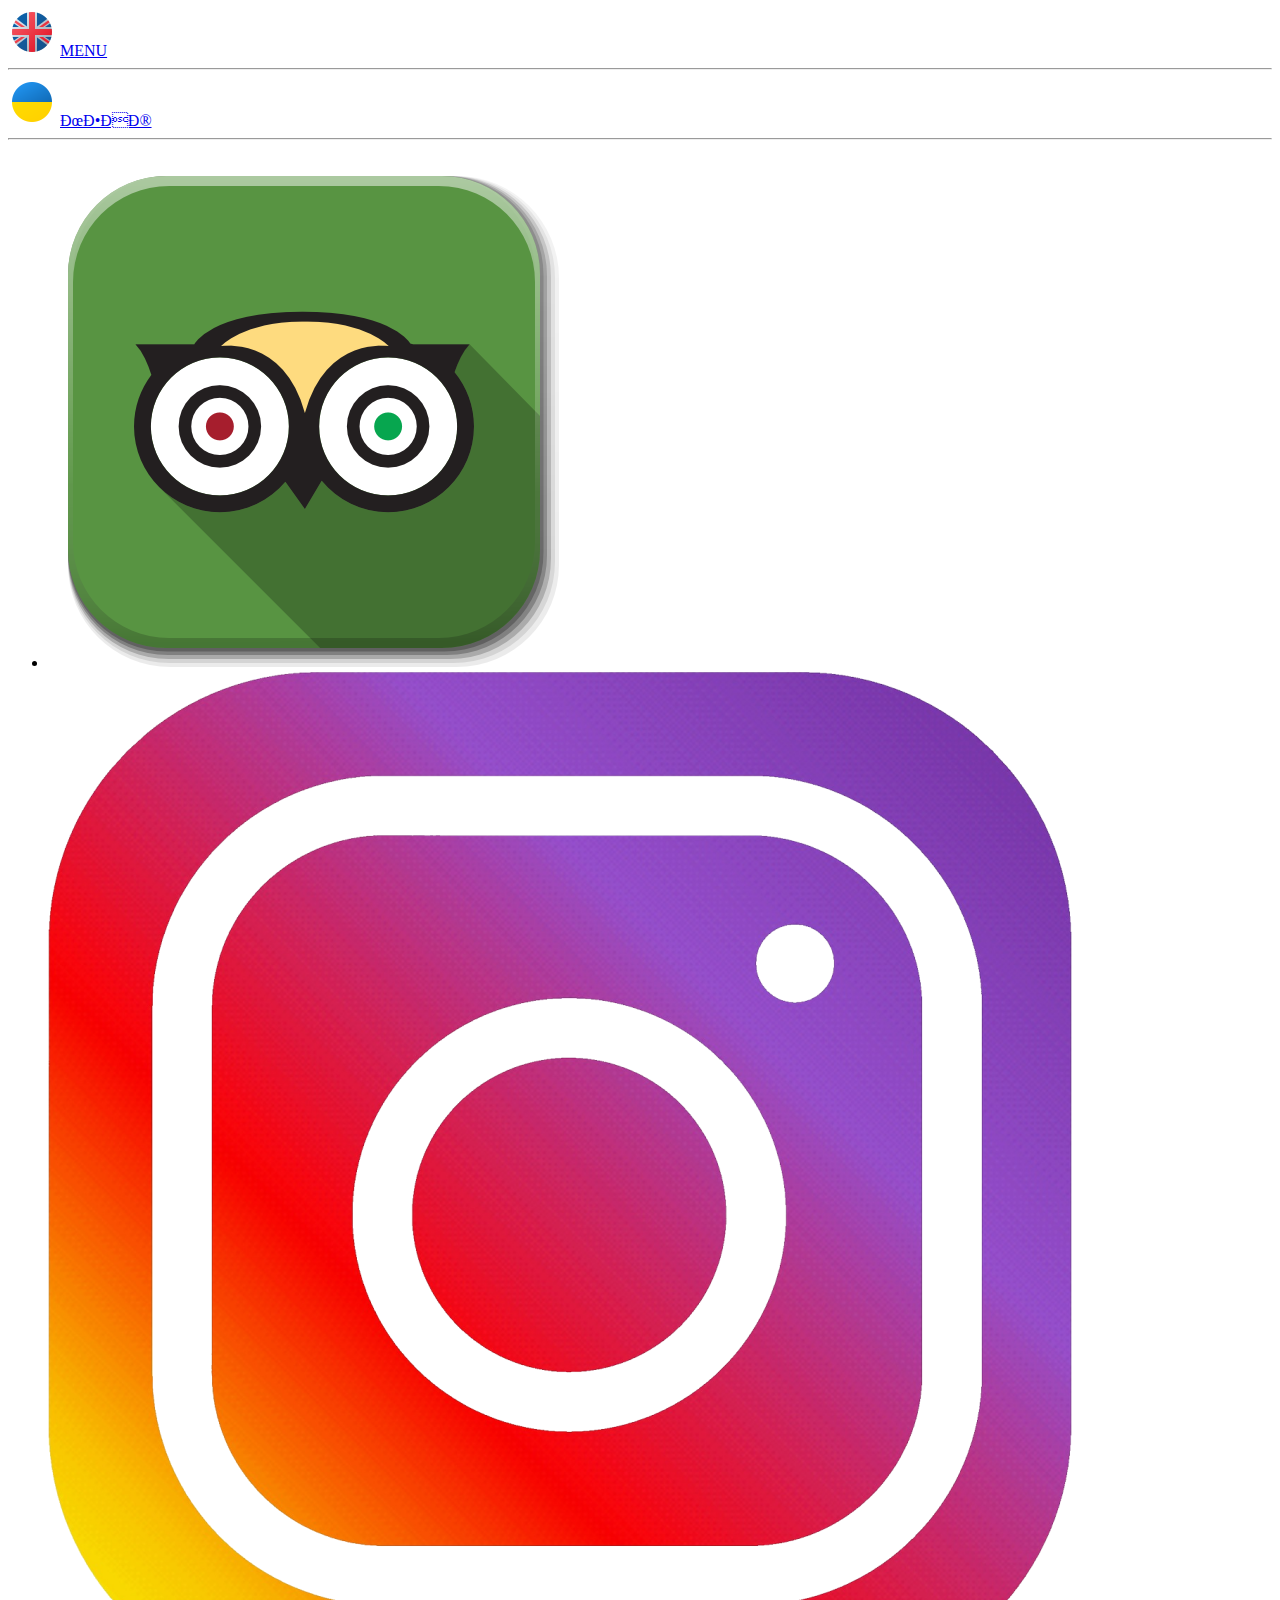
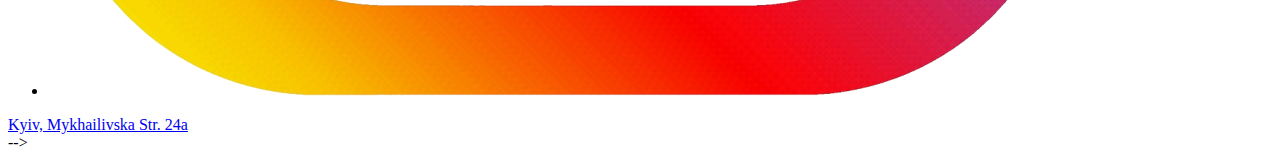
<file: index.html>
<!-- <!DOCTYPE html>
<html lang="en">
<head>
    <meta charset="UTF-8">
    <meta http-equiv="X-UA-Compatible" content="IE=edge">
    <meta name="viewport" content="width=device-width, initial-scale=1.0">
    <title>Menu</title>
    <link
        href="https://fonts.googleapis.com/css2?family=Monoton&family=Quicksand:wght@300;400;500;600&family=Roboto:wght@100&family=Sacramento&display=swap"
        rel="stylesheet">
    <link rel="stylesheet" href="english.css" />
</head>
<body>
    <header>
        <div class="header-container">
            <h1 class="bar-title">BAR</h1>
            <h2 class="bar-name">Sao Miguel</h2>
            <!-- <span><a>DRINKS</a><a>FOOD</a></span> -->
        </div>
    </header>

    <Main>
        <div class="lang">
            <div class="menu-lang">
                <a href="choice-eng.html"><img class="flag-icon" src="./images/english.png" alt="flag" width="48px"></a>
                <a class="lang-icon" href="choice-eng.html">
                MENU 
                </a>
            </div>
            <hr>

            <div class="menu-lang">
                <a href="choice-ukr.html"><img class="flag-icon" src="./images/ukraine.png" alt="flag" width="48px"></a>
                <a class="lang-icon" href="choice-ukr.html">
                МЕНЮ 
                </a>
                
            </div>
            
        </div>
    </Main>
<hr>
    <footer class="main-contacts">

        <div class="contacts">
            
            <ul class="sm-icons">
                <li>
                    <a href="https://www.tripadvisor.com/Restaurant_Review-g294474-d23777854-Reviews-Bar_Sao_Miguel-Kyiv_Kiev.html">
                    <img class="icon" src="images/trip.png"></a>
                </img>
                </li>
        
                <li>
                    <a href="https://www.instagram.com/sao_miguel_bar/">
                    <img class="icon" src="images/instagram.png"></a>
                </li>
            </ul>

            <a class="map" href="https://goo.gl/maps/sPdXXibViQAQWxKs8">Kyiv, Mykhailivska Str. 24a</a>
        </div>

    </footer>
    
</body>
</html> -->
</file>
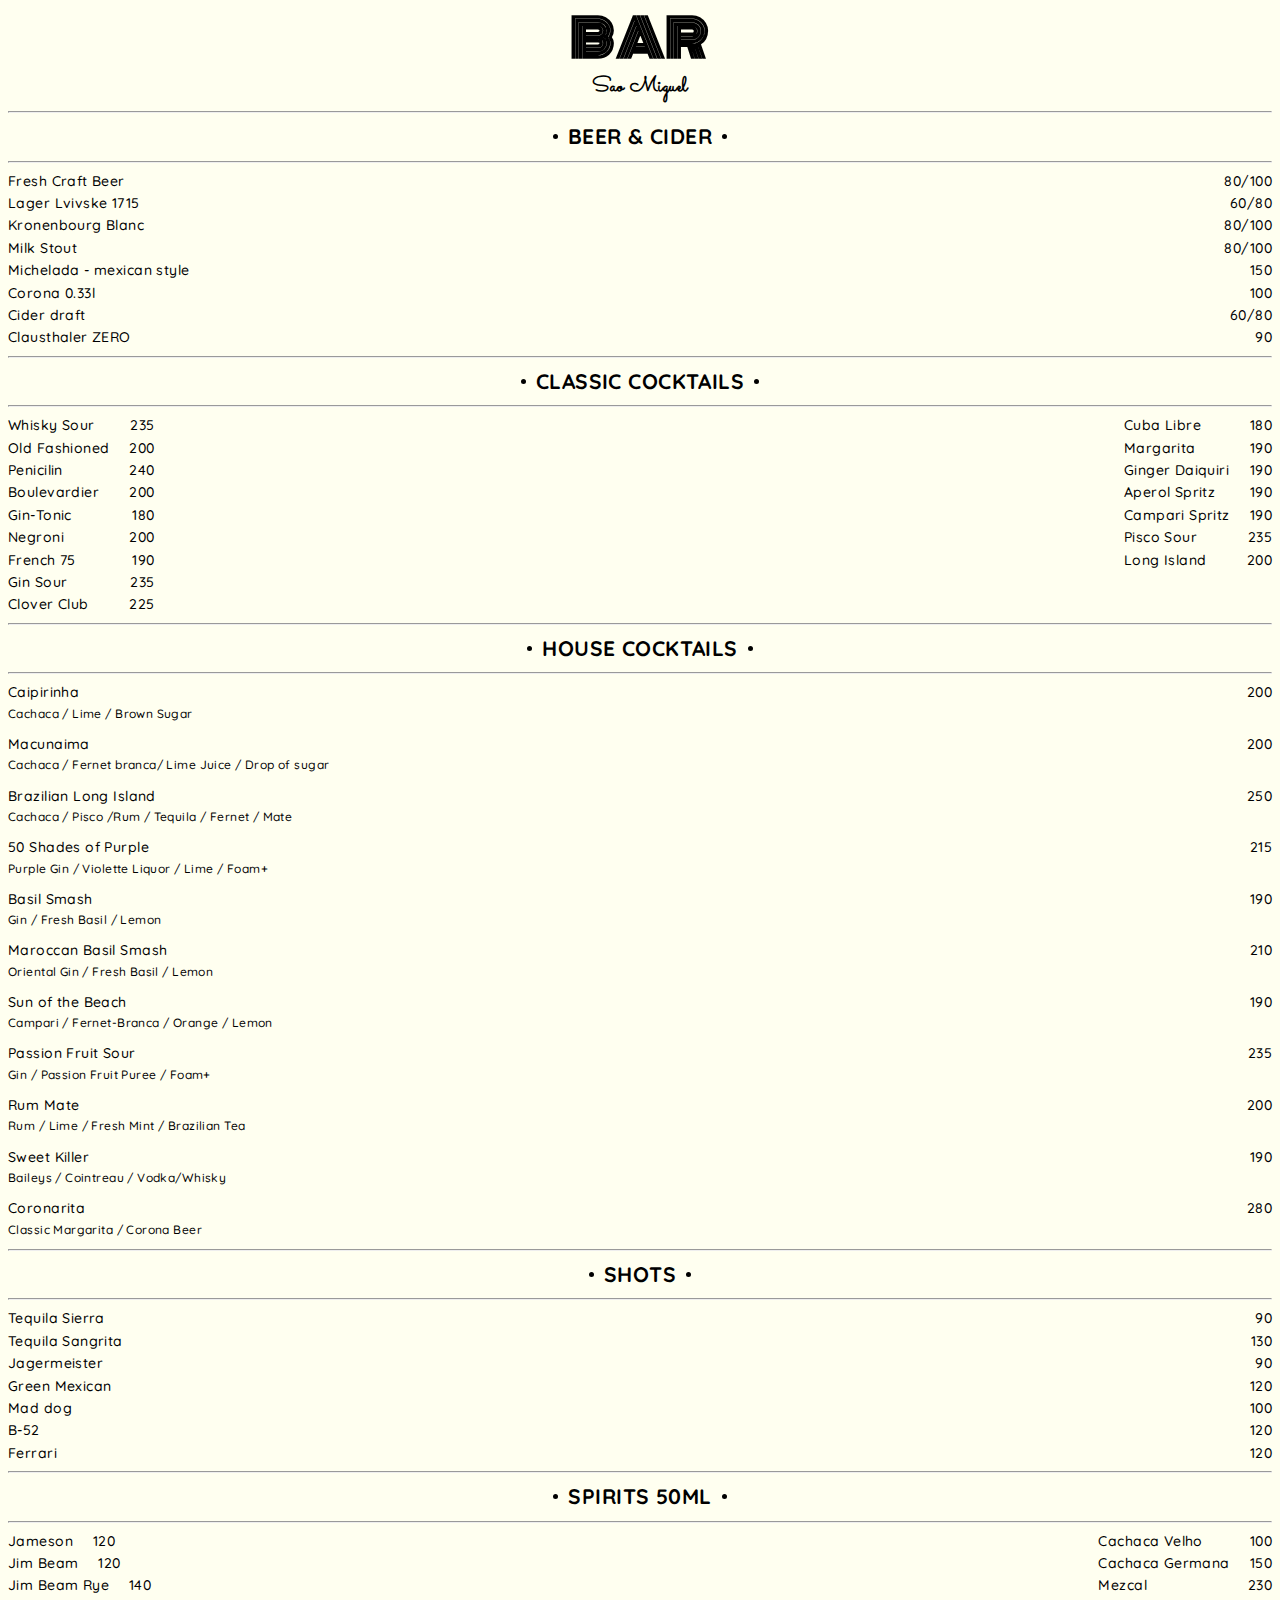
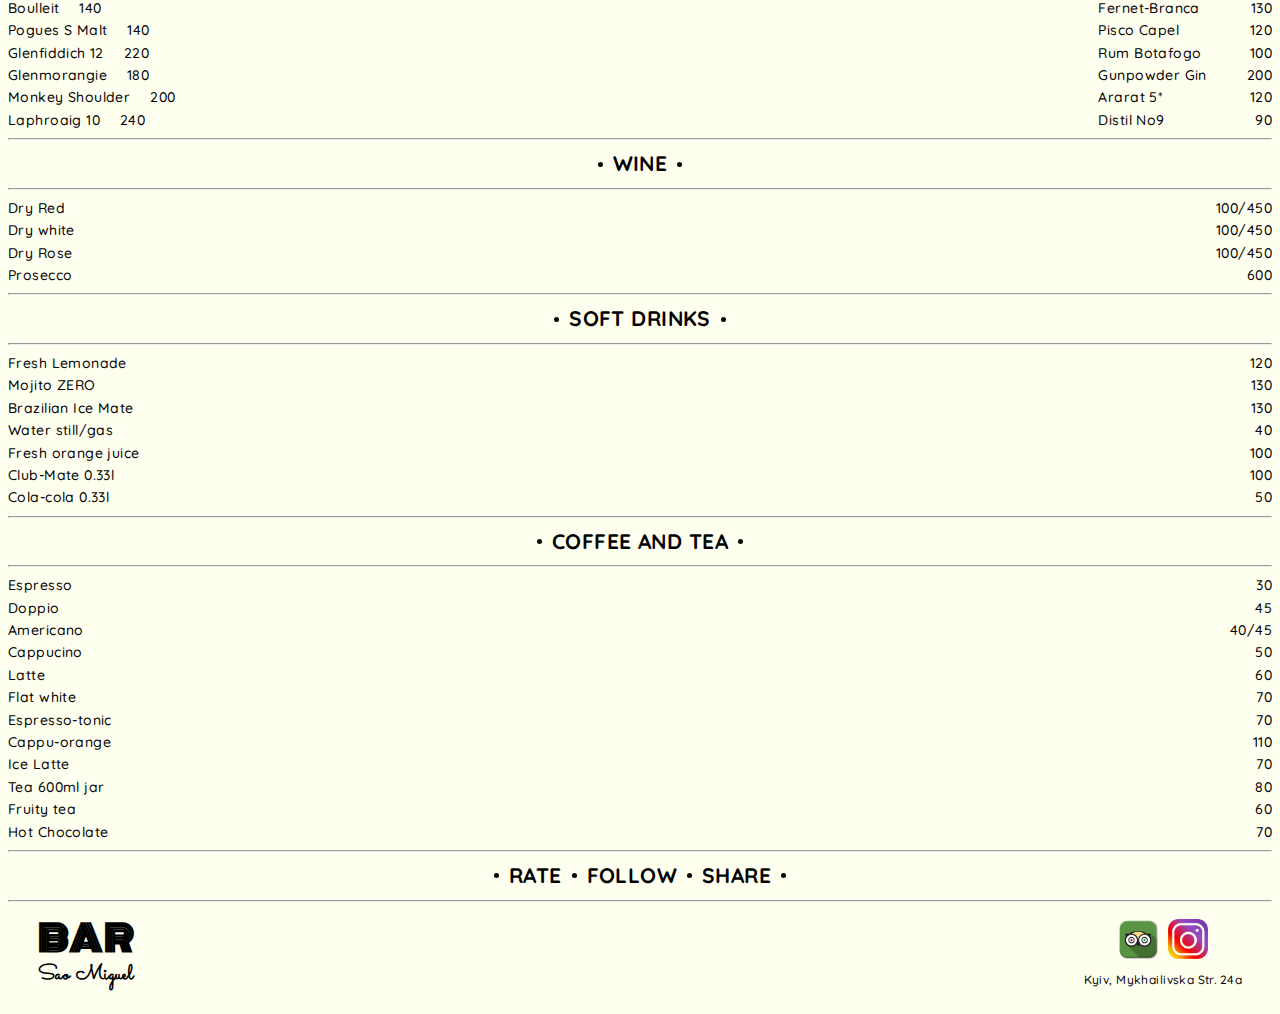
<file: english.html>
<!DOCTYPE html>
<html lang="en">
<head>
    <meta charset="UTF-8">
    <meta http-equiv="X-UA-Compatible" content="IE=edge">
    <meta name="viewport" content="width=device-width, initial-scale=1.0">
    <title>SaoMiguel</title>
    <link rel="preconnect" href="https://fonts.googleapis.com">
    <link rel="preconnect" href="https://fonts.gstatic.com" crossorigin>
    <link
        href="https://fonts.googleapis.com/css2?family=Monoton&family=Quicksand:wght@300;400;500;600&family=Roboto:wght@100&family=Sacramento&display=swap"
        rel="stylesheet">
    <link rel="stylesheet" href="english.css" />
</head>
<body>
    <a href="index.html"><header>
        <div class="header-container" >
            <h1 class="bar-title">BAR</h1>
            <h2 class="bar-name">Sao Miguel</h2>
        </div>
    </header> </a>
    <main>
        
        <section>
            <div class="section-title">
                <hr>
                <div class="title">
                    <span class="dot"></span>
                    <h2 class="title-text">BEER & CIDER</h2>
                    <span class="dot"></span>
                </div>
                <hr>
            </div>
            
            <ul class="single-column">
                <li class="product"><span>Fresh Craft Beer</span><span>80/100</span></li>
                <li class="product"><span>Lager Lvivske 1715</span><span>60/80</span></li>
                <li class="product"><span>Kronenbourg Blanc</span><span>80/100</span></li>
                <li class="product"><span>Milk Stout</span><span>80/100</span></li>
                <li class="product"><span>Michelada - mexican style</span><span>150</span></li>
                <li class="product"><span>Corona 0.33l</span><span>100</span></li>
                <li class="product"><span>Cider draft</span><span>60/80</span></li>
                <!-- <li class="product"><span>Cider Val de Rance 0.33l</span><span>90</span></li> -->
                <li class="product"><span>Clausthaler ZERO</span><span>90</span></li>
            </ul>
        </section>

        <section>
            <div class="section-title">
                <hr>
                <div class="title">
                    <span class="dot"></span>
                    <h2 class="title-text">classic cocktails</h2>
                    <span class="dot"></span>
                </div>
                <hr>
            </div>
            
            <div class="cocktails">
                <ul>
                    <li class="product"><span>Whisky Sour</span><span class="price">235</span></li>
                    <li class="product"><span>Old Fashioned</span><span class="price">200</span></li>
                    <li class="product"><span>Penicilin</span><span class="price">240</span></li>
                    <li class="product"><span>Boulevardier</span><span class="price">200</span></li>
                    <li class="product"><span>Gin-Tonic</span><span class="price">180</span></li>
                    <li class="product"><span>Negroni</span><span class="price">200</span></li>
                    <li class="product"><span>French 75</span><span class="price">190</span></li>
                    <li class="product"><span>Gin Sour</span><span class="price">235</span></li>
                    <!-- <li class="product"><span>Aviation</span><span class="price">180</span></li> -->
                    <li class="product"><span>Clover Club</span><span class="price">225</span></li>

                </ul>
                <ul>
                    <li class="product"><span>Cuba Libre</span><span class="price">180</span></li>
                    <!-- <li class="product"><span>Bramble</span><span class="price">180</span></li> -->
                    <li class="product"><span>Margarita</span><span class="price">190</span></li>
                    <!-- <li class="product"><span>Daiquiri</span><span class="price">170</span></li> -->
                    <li class="product"><span>Ginger Daiquiri</span><span class="price">190</span></li>
                    <li class="product"><span>Aperol Spritz</span><span class="price">190</span></li>
                    <li class="product"><span>Campari Spritz</span><span class="price">190</span></li>
                    <li class="product"><span>Pisco Sour</span><span class="price">235</span></li>
                    <li class="product"><span>Long Island</span><span class="price">200</span></li>
                </ul>
            </div>
        </section>

        <section>
            <div class="section-title">
                <hr>
                <div class="title">
                    <span class="dot"></span>
                    <h2 class="title-text">house cocktails</h2>
                    <span class="dot"></span>
                </div>
                <hr>
            </div>
            <ul>
                <li class="product"><span>Caipirinha</span><span class="price">200</span></li>
                    <span class="inside">Cachaca / Lime / Brown Sugar</span>
                <li class="product"><span>Macunaima</span><span class="price">200</span></li>
                    <span class="inside">Cachaca / Fernet branca/ Lime Juice / Drop of sugar</span>
                <li class="product"><span>Brazilian Long Island</span><span class="price">250</span></li>
                    <span class="inside">Cachaca / Pisco /Rum / Tequila / Fernet / Mate</span>
                <li class="product"><span>50 Shades of Purple</span><span class="price">215</span></li>
                    <span class ="inside">Purple Gin / Violette Liquor / Lime / Foam+</span>
                <li class="product"><span>Basil Smash</span><span class="price">190</span></li>
                    <span class="inside">Gin / Fresh Basil / Lemon</span>
                <li class="product"><span>Maroccan Basil Smash</span><span class="price">210</span></li>
                    <span class="inside">Oriental Gin / Fresh Basil / Lemon</span>
                <li class="product"><span>Sun of the Beach</span><span class="price">190</span></li>
                    <span class="inside">Campari / Fernet-Branca / Orange / Lemon</span>
                <li class="product"><span>Passion Fruit Sour</span><span class="price">235</span></li>
                    <span class="inside">Gin / Passion Fruit Puree / Foam+</span>
                <li class="product"><span>Rum Mate</span><span class="price">200</span></li>
                    <span class="inside">Rum / Lime / Fresh Mint / Brazilian Tea</span>
                <li class="product"><span>Sweet Killer</span><span class="price">190</span></li>
                    <span class="inside">Baileys / Cointreau / Vodka/Whisky </span>
                <li class="product"><span>Coronarita</span><span class="price">280</span></li>
                    <span class="inside">Classic Margarita / Corona Beer</span>
                <!-- <li class="product"><span>HOT-Cheery Pie-HOT</span><span class="price">150</span></li>
                    <span class="inside">Gin / Cherry Juice / Chocolate </span>
                <li class="product"><span>HOT-Pineapple Punch-HOT</span><span class="price">150</span></li>
                    <span class="inside">Jameson / Pinapple Juice / Butter</span> -->
                <!-- <li class="product"><span>Batida de Maracuja</span><span class="price">120</span></li>
                <li class="product"><span>something 1</span><span class="price">130</span></li>
                <li class="product"><span>Something 2</span><span class="price">130</span></li> -->
            </ul>
        </section>

        <section>
            <div class="section-title">
                <hr>
                <div class="title">
                    <span class="dot"></span>
                    <h2 class="title-text">SHOTS</h2>
                    <span class="dot"></span>
                </div>
                <hr>
            </div>
            
            <ul class="single-column">
                <li class="product"><span>Tequila Sierra</span><span>90</span></li>
                <li class="product"><span>Tequila Sangrita</span><span>130</span></li>
                <li class="product"><span>Jagermeister</span><span>90</span></li>
                <li class="product"><span>Green Mexican</span><span>120</span></li>
                <li class="product"><span>Mad dog</span><span>100</span></li>
                <li class="product"><span>B-52</span><span>120</span></li>
                <li class="product"><span>Ferrari</span><span>120</span></li>
                <!-- <li class="product"><span>Cider Val de Rance 0.33l</span><span>90</span></li>
                <li class="product"><span>Clausthaler ZERO</span><span>90</span></li> -->
            </ul>
        </section>

        <section>
            <div class="section-title">
                <hr>
                <div class="title">
                    <span class="dot"></span>
                    <h2 class="title-text">Spirits 50ml</h2>
                    <span class="dot"></span>
                </div>
                <hr>
            </div>

            <div class="cocktails">
                <ul>
                    <li class="product-shot"><span>Jameson</span><span class="price">120</span></li>
                    <li class="product-shot"><span>Jim Beam</span><span class="price">120</span></li>
                    <li class="product-shot"><span>Jim Beam Rye</span><span class="price">140</span></li>
                    <li class="product-shot"><span>Boulleit</span><span class="price">140</span></li>
                    <li class="product-shot"><span>Pogues S Malt</span><span class="price">140</span></li>
                    <li class="product-shot"><span>Glenfiddich 12</span><span class="price">220</span></li>
                    <li class="product-shot"><span>Glenmorangie</span><span class="price">180</span></li>
                    <li class="product-shot"><span>Monkey Shoulder</span><span class="price">200</span></li>
                    <li class="product-shot"><span>Laphroaig 10</span><span class="price">240</span></li>
                </ul>
                <ul>
                    <li class="product"><span>Cachaca Velho</span><span class="price">100</span></li>
                    <li class="product"><span>Cachaca Germana</span><span class="price">150</span></li>
                    <li class="product"><span>Mezcal</span><span class="price">230</span></li>
                    <li class="product"><span>Fernet-Branca</span><span class="price">130</span></li>
                    <li class="product"><span>Pisco Capel</span><span class="price">120</span></li>
                    <li class="product"><span>Rum Botafogo</span><span class="price">100</span></li>
                    <li class="product"><span>Gunpowder Gin</span><span class="price">200</span></li>
                    <li class="product"><span>Ararat 5*</span><span class="price">120</span></li>
                    <li class="product"><span>Distil No9</span><span class="price">90</span></li>
                </ul>
            </div>
        </section>

        <section>
            <div class="section-title">
                <hr>
                <div class="title">
                    <span class="dot"></span>
                    <h2 class="title-text">Wine</h2>
                    <span class="dot"></span>
                </div>
                <hr>
            </div>
            
            <ul>
                <li class="product"><span>Dry Red</span><span class="price">100/450</span></li>
                <li class="product"><span>Dry white</span><span class="price">100/450</span></li>
                <li class="product"><span>Dry Rose</span><span class="price">100/450</span></li>
                <li class="product"><span>Prosecco</span><span class="price">600</span></li>
                <!-- <li class="product"><span>Mulled Wine</span><span class="price">100</span></li>
                <li class="product"><span>White Semi-Sweet</span><span class="price">80/300</span></li>
                <li class="product"><span>Prosecco</span><span class="price">450</span></li>
                <li class="product"><span>Sparkling wine</span><span>300</span></li>
                <li class="product"><span>Mulled Wine</span><span class="price">70</span></li> -->
            </ul>
        </section>
        
                <section>
                    <div class="section-title">
                        <hr>
                        <div class="title">
                            <span class="dot"></span>
                            <h2 class="title-text">soft drinks</h2>
                            <span class="dot"></span>
                        </div>
                        <hr>
                    </div>
                
                    <ul>
                        <li class="product"><span>Fresh Lemonade</span><span class="price">120</span></li>
                        <li class="product"><span>Mojito ZERO</span><span class="price">130</span></li>
                        <li class="product"><span>Brazilian Ice Mate</span><span class="price">130</span></li>
                        <li class="product"><span>Water still/gas</span><span class="price">40</span></li>
                        <li class="product"><span>Fresh orange juice</span><span class="price">100</span></li>
                        <li class="product"><span>Club-Mate 0.33l</span><span class="price">100</span></li>
                        <!-- <li class="product"><span>Borjomi</span><span class="price">50</span></li> -->
                        <li class="product"><span>Cola-cola 0.33l</span><span class="price">50</span></li>
                    </ul>
                </section>
        
        <section>
    <div class="section-title">
        <hr>
        <div class="title">
            <span class="dot"></span>
            <h2 class="title-text">coffee and tea</h2>
            <span class="dot"></span>
        </div>
        <hr>
    </div>

        <ul>
            <li class="product"><span>Espresso</span><span class="price">30</span></li>
            <li class="product"><span>Doppio</span><span class="price">45</span></li>
            <li class="product"><span>Americano</span><span class="price">40/45</span></li>
            <li class="product"><span>Cappucino</span><span class="price">50</span></li>
            <li class="product"><span>Latte</span><span class="price">60</span></li>
            <li class="product"><span>Flat white</span><span class="price">70</span></li>
            <li class="product"><span>Espresso-tonic</span><span class="price">70</span></li>
            <li class="product"><span>Cappu-orange</span><span class="price">110</span></li>
            <li class="product"><span>Ice Latte</span><span class="price">70</span></li>
            <!-- <li class="product"><span>Tea 200ml</span><span class="price">30</span></li> -->
            <li class="product"><span>Tea 600ml jar</span><span class="price">80</span></li>
            <li class="product"><span>Fruity tea</span><span class="price">60</span></li>
            <!-- <li class="product"><span>Matcha</span><span class="price">80</span></li> -->
            <li class="product"><span>Hot Chocolate</span><span class="price">70</span></li>
        </ul>
        </section>

        <!-- <section>
            <div class="section-title">
                <hr>
                <div class="title">
                    <span class="dot"></span>
                    <h2 class="title-text">Food & snacks</h2>
                    <span class="dot"></span>
                </div>
                <hr>
            </div>
        
            <ul>
                <li class="product">
                    <span>Pulled-pork sandwich</span>
                    <span class="price">200</span></li>
                    <span class="description">Large crusty bun filled with a long cooked pork meat, cheese and green leaves. 400g!</span>
                        <hr>

                <li class="product">
                    <span>Chili con Carne</span>
                    <span class="price">155</span></li>
                    <span class="description">Ground beef cooked in tomato sauce with red beans and corn. Served in a bowl with a few pieces of bread. It is a little
                        spicy. If you prefer it HOT, ask for extra spicy while making an order.</span>
                        <hr>

                <li class="product">
                    <span>Chili sin Carne</span>
                    <span class="price">145</span></li>
                    <span class="description">Soya protein cooked in tomato sauce with red beans and corn. Taste just like meat. Served in a bowl with a few pieces of bread. It is a little
                        spicy. If you prefer it HOT, ask for extra spicy while making an order.</span>
                        <hr>

                <li class="product">
                    <span>Empanadas</span>
                    <span class="price">80</span></li>
                    <span class="description">Argentinian specialty. Delicious filling wrapped in a delicate dough. Ask about the filling we have at the moment. They are hand made and served straight from the oven. Served with spicy sauce. Eat by hands.</span>
                        <hr>

                <li class="product">
                    <span>Coxinha</span>
                    <span class="price">75</span></li>
                    <span class="description">Delicious pulled chicken wrapped in secret dough. 1 piece 150g. Served with spicy souce.</span>
                        <hr>

                <li class="product">
                    <span>Bolinhos de Arroz</span>
                    <span class="price">70</span></li>
                    <span class="description">Crusty balls made of rice mixed with spices, greens and mozzarella cheese. Served this tomato sauce. 6 pieces per portion.</span>
                        <hr>                    
                 
                <li class="product">
                    <span>Polenta Frita</span>
                    <span class="price">80</span></li>
                    <span class="description">Fingers shaped polenta, cooked with spices, deep fried. Served with flakes of parmesan and a sauce.</span>
                        <hr>

                <li class="product">
                    <span>Roastbeef Salad</span>
                    <span class="price">145</span></li>
                    <span class="description">Home baked roastbeef with fresh salat mix, tomatoes and baby mozzarella.</span>
                         <hr>
                <li class="product">
                    <span>Nachos</span>
                    <span class="price">90</span></li>
                    <span class="description">Served with freshly made salsa.</span>
                        <hr>
                <li class="product">
                    <span>Chicken sticks</span>
                    <span class="price">150</span></li>
                    <span class="description">Fried chicken sticks, served with gorgonzola sauce.</span>  
            </ul>
        </section>

        <section>
            <div class="section-title">
                <hr>
                <div class="title">
                    <span class="dot"></span>
                    <h2 class="title-text">Pizza</h2>
                    <span class="dot"></span>
                </div>
                <hr>
                <h5>
                    Our pizza is hand made from A to Z from fresh and natural ingredients. Waiting time ~20minutes. 30cm/8slices. Eat by hands like Italian :) 
                </h5>
                <hr>
        
            <ul>
                <li class="product">
                    <span>Margherita</span>
                    <span class="price">180</span></li>
                    <span class="description">It is a classic! Fresh tomato sauce, mozzarella, fresh basil leaves.</span>
                        <hr>

                <li class="product">
                    <span>Pepperoni</span>
                    <span class="price">200</span></li>
                    <span class="description">Another classic! If you like it spicy just ask.</span>
                        <hr>

                <li class="product">
                    <span>Capricciosa</span>
                    <span class="price">200</span></li>
                    <span class="description">Italian ham, thin onion rings and mushrooms, mozzarella and parmesan flakes.</span>
                        <hr>

                <li class="product">
                    <span>Sun-dried Tomatoes</span>
                    <span class="price">200</span></li>
                    <span class="description">This is delicious. Pieces of sun dried tomatoes swimming in mozzarella. </span>

                <!-- <li class="product">
                    <span>Coxinha</span>
                    <span class="price">100</span></li>
                    <span class="description">blablabla</span>
                        <hr> -->

                <!-- <li class="product">
                    <span>Bolinhos de Aroz</span>
                    <span class="price">60</span></li>
                    <span class="description">blablabla</span>
                        <hr>                     -->
                 
                <!-- <li class="product">
                    <span>Polenta Frita</span>
                    <span class="price">80</span></li>
                    <span class="description">blablabla</span>
                        <hr> 
               
            </ul>
        </section> -->

        <!-- <section>
            <div class="section-title">
                <hr>
                <div class="title">
                    <span class="dot"></span>
                    <h2 class="title-text">Hot snacks</h2>
                    <span class="dot"></span>
                </div>
                <hr>
            </div>
        
            <ul>
                <li class="product">
                    <span>Empanada                        
                            <a href="#empanada"><button type="button" class="button">?</button> </a>
                    </span>
                    <span class="price">80</span></li>

                <li class="product"><span>Coxinha
                            <a href="#coxinha"><button type="button" class="button">?</button> </a>
                    </span>
                    <span class="price">100</span></li>

                <li class="product"><span>Bolinhos de Aroz
                    <a href="#bolinho"><button type="button" class="button">?</button> </a>
                </span><span class="price">60</span></li>
                 
                <li class="product"><span>Polenta Volcano
                        <a href="#polenta"><button type="button" class="button">?</button> </a>
                </span><span class="price">80</span></li>
               
                <li class="product"><span>Chili con Carne
                        <a href="#chili"><button type="button" class="button">?</button> </a>
                </span><span class="price">130</span></li>
            </ul>
        </section>
        
         <section>
            <div class="section-title">
                <hr>
                <div class="title">
                    <span class="dot"></span>
                    <h2 class="title-text">cold snacks</h2>
                    <span class="dot"></span>
                </div>
                <hr>
            </div>
            
            <ul class="single-column">
                <li class="product"><span>Nachos with home made salsa</span><span>70</span></li>
                <li class="product"><span>Peanuts</span><span>40</span></li>
                <li class="product"><span>Cashew nuts</span><span>70</span></li>
            </ul>
        </section>

        <section>
            <div class="section-title">
                <hr>
                <div class="title">
                    <span class="dot"></span>
                    <h2 class="title-text">Platters</h2>
                    <span class="dot"></span>
                </div>
                <hr>
            </div>
        
            <ul>
                <li class="product">
                    <span>Sao Miguel
                        <a href="#saomiguel"><button type="button" class="button">?</button> </a>
                    </span>
                    <span class="price">180</span>
                </li>
            
                <li class="product"><span>Roastbeef
                        <a href="#roastbeef"><button type="button" class="button">?</button> </a>
                    </span>
                    <span class="price">130</span>
                </li>
            
                <li class="product"><span>Coppa
                        <a href="#coppa"><button type="button" class="button">?</button> </a>
                    </span><span class="price">130</span></li>
            </ul>
        </section>
        
        <div id="empanada" class="overlay">
            <div class="popup">
                <h2>Empanada</h2>
                <a class="close" href="#">&times;</a>
                <div class="content">
                    Argentinian speciality. Oven baked with different filling - Chicken, Pork, Beef, Vegetarian with gorgonzola,
                    Vegan.
                </div>
            </div>
        </div>
        
        <div id="coxinha" class="overlay">
            <div class="popup">
                <h2>Coxinha</h2>
                <a class="close" href="#">&times;</a>
                <div class="content">
                    Typical snack from Brazil. Spiced chicken wrapped in secret dough and deep fried. Comes with a souce.
                </div>
            </div>
        </div>

        <div id="bolinho" class="overlay">
            <div class="popup">
                <h2>Bolinhos de Aroz</h2>
                <a class="close" href="#">&times;</a>
                <div class="content">
                    Crusty balls made of rice mixed with spices, greens and mozzarella cheese.
                </div>
            </div>
        </div>

        <div id="chili" class="overlay">
            <div class="popup">
                <h2>Chili con Carne</h2>
                <a class="close" href="#">&times;</a>
                <div class="content">
                    Ground beef cooked in tomato sauce with red beans and corn. Served in a bowl with a few pieces of bread. It is a little
                    spicy. If you prefer it HOT, ask for extra spicy while making an order.
                </div>
            </div>
        </div>

        <div id="polenta" class="overlay">
            <div class="popup">
                <h2>Polenta Frita</h2>
                <a class="close" href="#">&times;</a>
                <div class="content">
                    Fingers shaped polenta, cooked with spices, deep fried. Served with a sauce.
                </div>
            </div>
        </div>

        <div id="saomiguel" class="overlay">
            <div class="popup">
                <h2>Sao Miguel - 300g</h2>
                <a class="close" href="#">&times;</a>
                <div class="content">
                    Our best. Home baked Roastbeef, Coppa, Mozzarella, Pickles, Bread, Sauce.
                </div>
            </div>
        </div>

        <div id="roastbeef" class="overlay">
            <div class="popup">
                <h2>Roastbeef - 200g</h2>
                <a class="close" href="#">&times;</a>
                <div class="content">
                    Home baked Roastbeef. Sliced. Seved with Pickles, Sauce, Bread.
                </div>
            </div>
        </div>

        <div id="coppa" class="overlay">
            <div class="popup">
                <h2>Coppa - 200g</h2>
                <a class="close" href="#">&times;</a>
                <div class="content">
                    Coppa it's an Italian dried meat. Thin sliced. Comes with Pickles, Souce and Bread.
                </div>
            </div>
        </div>

    </main> -->
<div class="section-title">
    <hr>
    <div class="title">
        <span class="dot"></span>
        <h2 class="title-text">rate</h2>
        <span class="dot"></span>
        <h2 class="title-text">follow</h2>
        <span class="dot"></span>
        <h2 class="title-text">share</h2>
        <span class="dot"></span>
    </div> 
    <hr>
</div> 
    <footer>
        
        <div class="footer-container">
            <h1 class="bar-title-footer">BAR</h1>
            <h2 class="bar-name">Sao Miguel</h2>
            <!-- <span><a>DRINKS</a><a>FOOD</a></span> -->
        </div>

        <div class="contacts">
            
            <ul class="sm-icons">
                <li>
                    <a href="https://www.tripadvisor.com/Restaurant_Review-g294474-d23777854-Reviews-Bar_Sao_Miguel-Kyiv_Kiev.html">
                    <img class="icon" src="images/trip.png"></a>
                </img>
                </li>
        
                <li>
                    <a href="https://www.instagram.com/sao_miguel_bar/">
                    <img class="icon" src="images/instagram.png"></a>
                </li>
            </ul>

            <a class="map" href="https://goo.gl/maps/sPdXXibViQAQWxKs8">Kyiv, Mykhailivska Str. 24a</a>
        </div>

    </footer>

   
</body>
</html>
</file>
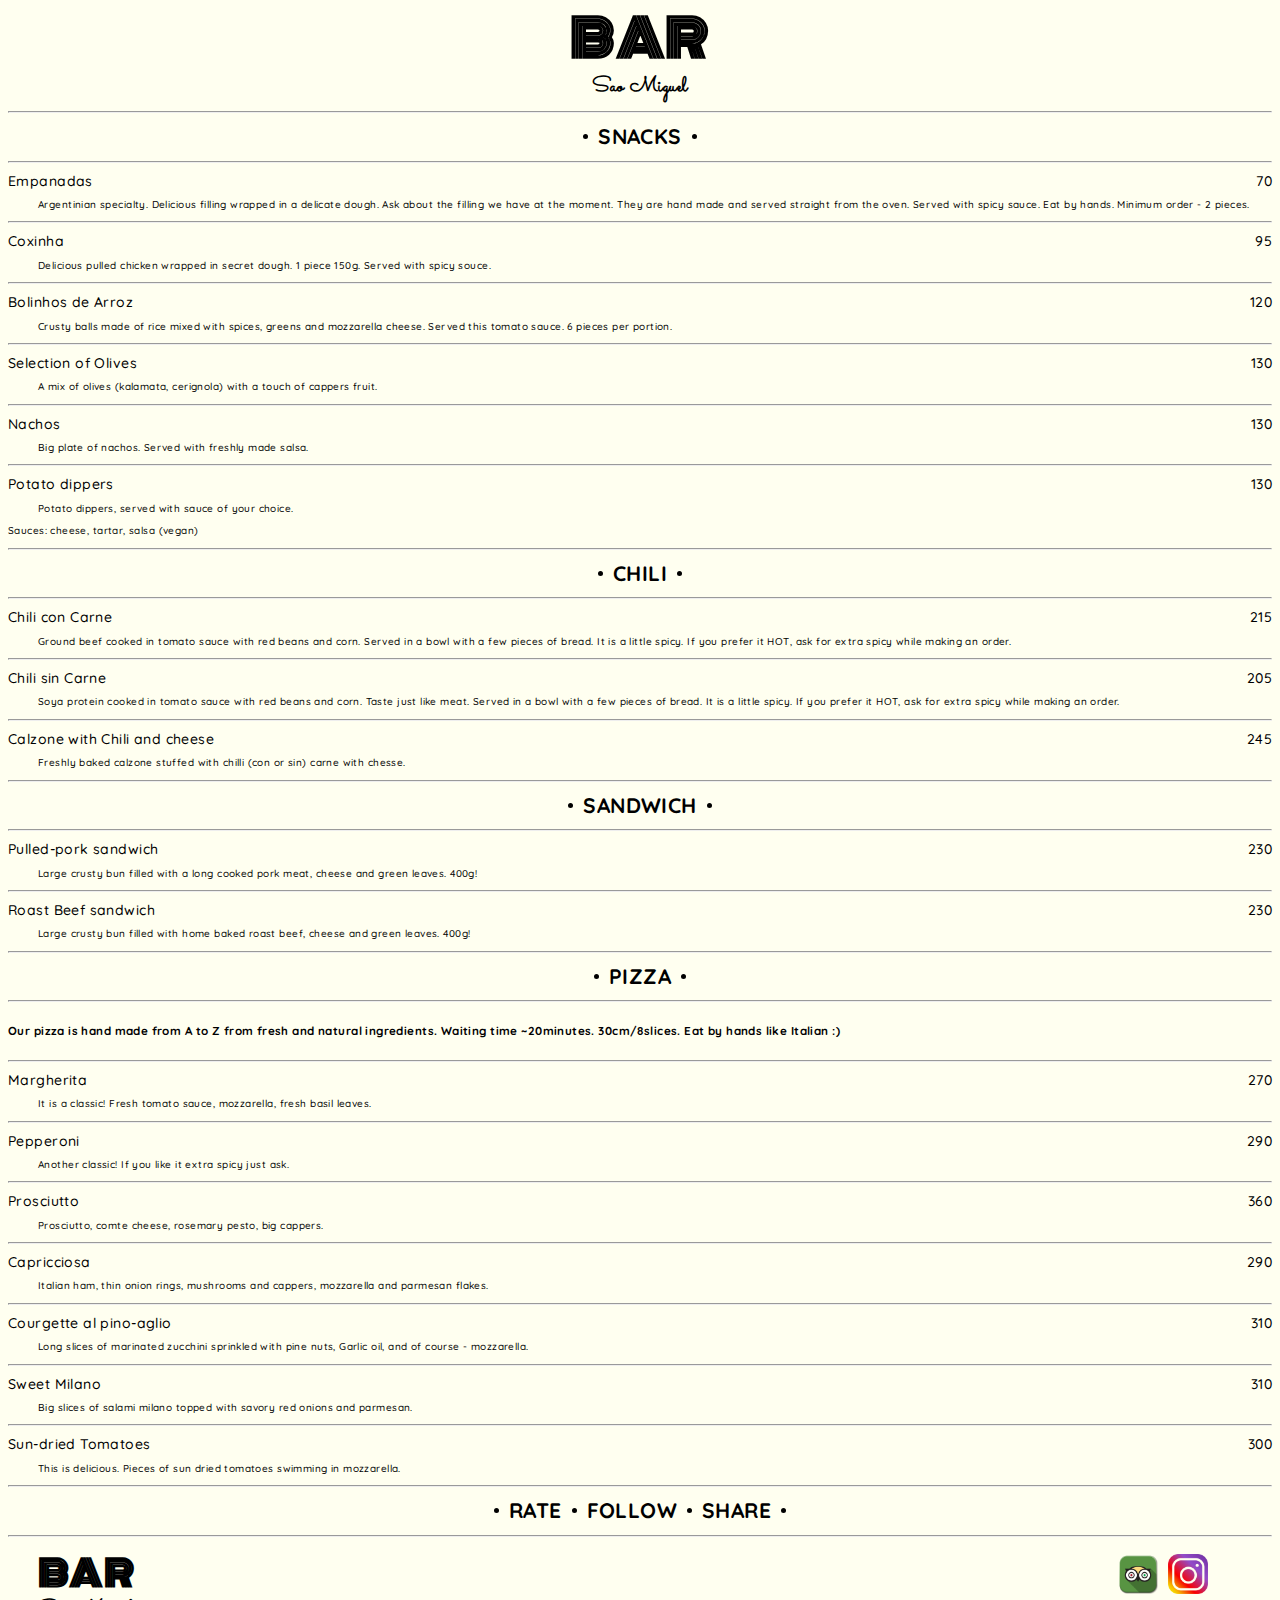
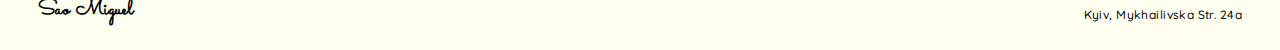
<file: food-eng.html>
<!DOCTYPE html>
<html lang="en">
<head>
    <meta charset="UTF-8">
    <meta http-equiv="X-UA-Compatible" content="IE=edge">
    <meta name="viewport" content="width=device-width, initial-scale=1.0">
    <title>SaoMiguel</title>
    <link rel="preconnect" href="https://fonts.googleapis.com">
    <link rel="preconnect" href="https://fonts.gstatic.com" crossorigin>
    <link
        href="https://fonts.googleapis.com/css2?family=Monoton&family=Quicksand:wght@300;400;500;600&family=Roboto:wght@100&family=Sacramento&display=swap"
        rel="stylesheet">
    <link rel="stylesheet" href="english.css" />
</head>
<body>
    <a href="index.html"><header>
        <div class="header-container" >
            <h1 class="bar-title">BAR</h1>
            <h2 class="bar-name">Sao Miguel</h2>
        </div>
    </header> </a>

    <main>

        <section>
            <div class="section-title">
                <hr>
                <div class="title">
                    <span class="dot"></span>
                    <h2 class="title-text">Snacks</h2>
                    <span class="dot"></span>
                </div>
                <hr>
            </div>
        
            <ul>
                <!-- <li class="product">
                    <span>November ONLY!</span>
                    <span class="price">230</span></li>
                    <span class="description">Slow-cooked, sun-dried beef, mixed into creamy potato purée, topped with cheese and pumpkin. Crafted entirely by hand from scratch using fresh and natural ingredients. </span>
                        <hr> -->

                <!-- <li class="product">
                    <span>Sao Miguel Platter</span>
                    <span class="price">350</span></li>
                    <span class="description">Roastbeef, Fresh Mozzarella, Dry Tomatoes, Olives, Cappers, Sliced Baguette.</span>
                        <hr> -->


                <li class="product">
                    <span>Empanadas</span>
                    <span class="price">70</span></li>
                    <span class="description">Argentinian specialty. Delicious filling wrapped in a delicate dough. Ask about the filling we have at the moment. They are hand made and served straight from the oven. Served with spicy sauce. Eat by hands. Minimum order - 2 pieces.</span>
                        <hr>

                <li class="product">
                    <span>Coxinha</span>
                    <span class="price">95</span></li>
                    <span class="description">Delicious pulled chicken wrapped in secret dough. 1 piece 150g. Served with spicy souce.</span>
                        <hr>

                <li class="product">
                    <span>Bolinhos de Arroz</span>
                    <span class="price">120</span></li>
                    <span class="description">Crusty balls made of rice mixed with spices, greens and mozzarella cheese. Served this tomato sauce. 6 pieces per portion.</span>
                        <hr>                    
                 
                <li class="product">
                    <span>Selection of Olives</span>
                    <span class="price">130</span></li>
                    <span class="description">A mix of olives (kalamata, cerignola) with a touch of cappers fruit.</span>
                        <hr>

                <li class="product">
                    <span>Nachos</span>
                    <span class="price">130</span></li>
                    <span class="description">Big plate of nachos. Served with freshly made salsa.</span>
                        <hr>

                <li class="product">
                    <span>Potato dippers</span>
                    <span class="price">130</span></li>
                    <span class="description">Potato dippers, served with sauce of your choice.<br> Sauces: cheese, tartar, salsa (vegan)</span> 

            </ul>
        </section>

        <section>
            <div class="section-title">
                <hr>
                <div class="title">
                    <span class="dot"></span>
                    <h2 class="title-text">Chili</h2>
                    <span class="dot"></span>
                </div>
                <hr>
            </div>
        
            <ul>
                <!-- <li class="product">
                    <span>November ONLY!</span>
                    <span class="price">230</span></li>
                    <span class="description">Slow-cooked, sun-dried beef, mixed into creamy potato purée, topped with cheese and pumpkin. Crafted entirely by hand from scratch using fresh and natural ingredients. </span>
                        <hr> -->

                <li class="product">
                    <span>Chili con Carne</span>
                    <span class="price">215</span></li>
                    <span class="description">Ground beef cooked in tomato sauce with red beans and corn. Served in a bowl with a few pieces of bread. It is a little
                        spicy. If you prefer it HOT, ask for extra spicy while making an order.</span>
                        <hr>


                <li class="product">
                    <span>Chili sin Carne</span>
                    <span class="price">205</span></li>
                    <span class="description">Soya protein cooked in tomato sauce with red beans and corn. Taste just like meat. Served in a bowl with a few pieces of bread. It is a little
                        spicy. If you prefer it HOT, ask for extra spicy while making an order.</span>
                        <hr>

                <li class="product">
                    <span>Calzone with Chili and cheese</span>
                    <span class="price">245</span></li>
                    <span class="description">Freshly baked calzone stuffed with chilli (con or sin) carne with chesse.</span>
            </ul>
        </section>

        <section>
            <div class="section-title">
                <hr>
                <div class="title">
                    <span class="dot"></span>
                    <h2 class="title-text">sandwich</h2>
                    <span class="dot"></span>
                </div>
                <hr>
            </div>
        
            <ul>

                <li class="product">
                    <span>Pulled-pork sandwich</span>
                    <span class="price">230</span></li>
                    <span class="description">Large crusty bun filled with a long cooked pork meat, cheese and green leaves. 400g!</span>
                        <hr>
        
                <li class="product">
                    <span>Roast Beef sandwich</span>
                    <span class="price">230</span></li>
                    <span class="description">Large crusty bun filled with home baked roast beef, cheese and green leaves. 400g!</span>

            </ul>
        </section>

        <section>
            <div class="section-title">
                <hr>
                <div class="title">
                    <span class="dot"></span>
                    <h2 class="title-text">Pizza</h2>
                    <span class="dot"></span>
                </div>
                <hr>
                <h5>
                    Our pizza is hand made from A to Z from fresh and natural ingredients. Waiting time ~20minutes. 30cm/8slices. Eat by hands like Italian :) 
                </h5>
                <hr>
        
            <ul>
                <li class="product">
                    <span>Margherita</span>
                    <span class="price">270</span></li>
                    <span class="description">It is a classic! Fresh tomato sauce, mozzarella, fresh basil leaves.</span>
                        <hr>

                <li class="product">
                    <span>Pepperoni</span>
                    <span class="price">290</span></li>
                    <span class="description">Another classic! If you like it extra spicy just ask.</span>
                        <hr>


                <li class="product">
                    <span>Prosciutto</span>
                    <span class="price">360</span></li>
                    <span class="description">Prosciutto, comte cheese, rosemary pesto, big cappers.</span>
                        <hr>


                <li class="product">
                    <span>Capricciosa</span>
                    <span class="price">290</span></li>
                    <span class="description">Italian ham, thin onion rings, mushrooms and cappers, mozzarella and parmesan flakes.</span>
                        <hr>

                <li class="product">
                    <span>Courgette al pino-aglio</span>
                    <span class="price">310</span></li>
                    <span class="description">Long slices of marinated zucchini sprinkled with pine nuts, Garlic oil, and of course - mozzarella.</span>
                        <hr>

                <li class="product">
                    <span>Sweet Milano</span>
                    <span class="price">310</span></li>
                    <span class="description">Big slices of salami milano topped with savory red onions and parmesan.</span>
                        <hr>

                <li class="product">
                    <span>Sun-dried Tomatoes</span>
                    <span class="price">300</span></li>
                    <span class="description">This is delicious. Pieces of sun dried tomatoes swimming in mozzarella. </span>
                    
                    
                    
                    
                    
                    
                    <!-- <hr>
                        

                    <li class="product">
                        <span>Four cheese and pear</span>
                        <span class="price">310</span></li>
                        <span class="description">Mozzarella, brie, gorgonzola, parmesan and pear. </span> -->
                <!-- <li class="product">
                    <span>Coxinha</span>
                    <span class="price">100</span></li>
                    <span class="description">blablabla</span>
                        <hr> -->

                <!-- <li class="product">
                    <span>Bolinhos de Aroz</span>
                    <span class="price">60</span></li>
                    <span class="description">blablabla</span>
                        <hr>                     -->
                 
                <!-- <li class="product">
                    <span>Polenta Frita</span>
                    <span class="price">80</span></li>
                    <span class="description">blablabla</span>
                        <hr> -->
               
            </ul>
        </section>

        <!-- <section>
            <div class="section-title">
                <hr>
                <div class="title">
                    <span class="dot"></span>
                    <h2 class="title-text">Hot snacks</h2>
                    <span class="dot"></span>
                </div>
                <hr>
            </div>
        
            <ul>
                <li class="product">
                    <span>Empanada                        
                            <a href="#empanada"><button type="button" class="button">?</button> </a>
                    </span>
                    <span class="price">80</span></li>

                <li class="product"><span>Coxinha
                            <a href="#coxinha"><button type="button" class="button">?</button> </a>
                    </span>
                    <span class="price">100</span></li>

                <li class="product"><span>Bolinhos de Aroz
                    <a href="#bolinho"><button type="button" class="button">?</button> </a>
                </span><span class="price">60</span></li>
                 
                <li class="product"><span>Polenta Volcano
                        <a href="#polenta"><button type="button" class="button">?</button> </a>
                </span><span class="price">80</span></li>
               
                <li class="product"><span>Chili con Carne
                        <a href="#chili"><button type="button" class="button">?</button> </a>
                </span><span class="price">130</span></li>
            </ul>
        </section>
        
         <section>
            <div class="section-title">
                <hr>
                <div class="title">
                    <span class="dot"></span>
                    <h2 class="title-text">cold snacks</h2>
                    <span class="dot"></span>
                </div>
                <hr>
            </div>
            
            <ul class="single-column">
                <li class="product"><span>Nachos with home made salsa</span><span>70</span></li>
                <li class="product"><span>Peanuts</span><span>40</span></li>
                <li class="product"><span>Cashew nuts</span><span>70</span></li>
            </ul>
        </section>

        <section>
            <div class="section-title">
                <hr>
                <div class="title">
                    <span class="dot"></span>
                    <h2 class="title-text">Platters</h2>
                    <span class="dot"></span>
                </div>
                <hr>
            </div>
        
            <ul>
                <li class="product">
                    <span>Sao Miguel
                        <a href="#saomiguel"><button type="button" class="button">?</button> </a>
                    </span>
                    <span class="price">180</span>
                </li>
            
                <li class="product"><span>Roastbeef
                        <a href="#roastbeef"><button type="button" class="button">?</button> </a>
                    </span>
                    <span class="price">130</span>
                </li>
            
                <li class="product"><span>Coppa
                        <a href="#coppa"><button type="button" class="button">?</button> </a>
                    </span><span class="price">130</span></li>
            </ul>
        </section>
        
        <div id="empanada" class="overlay">
            <div class="popup">
                <h2>Empanada</h2>
                <a class="close" href="#">&times;</a>
                <div class="content">
                    Argentinian speciality. Oven baked with different filling - Chicken, Pork, Beef, Vegetarian with gorgonzola,
                    Vegan.
                </div>
            </div>
        </div>
        
        <div id="coxinha" class="overlay">
            <div class="popup">
                <h2>Coxinha</h2>
                <a class="close" href="#">&times;</a>
                <div class="content">
                    Typical snack from Brazil. Spiced chicken wrapped in secret dough and deep fried. Comes with a souce.
                </div>
            </div>
        </div>

        <div id="bolinho" class="overlay">
            <div class="popup">
                <h2>Bolinhos de Aroz</h2>
                <a class="close" href="#">&times;</a>
                <div class="content">
                    Crusty balls made of rice mixed with spices, greens and mozzarella cheese.
                </div>
            </div>
        </div>

        <div id="chili" class="overlay">
            <div class="popup">
                <h2>Chili con Carne</h2>
                <a class="close" href="#">&times;</a>
                <div class="content">
                    Ground beef cooked in tomato sauce with red beans and corn. Served in a bowl with a few pieces of bread. It is a little
                    spicy. If you prefer it HOT, ask for extra spicy while making an order.
                </div>
            </div>
        </div>

        <div id="polenta" class="overlay">
            <div class="popup">
                <h2>Polenta Frita</h2>
                <a class="close" href="#">&times;</a>
                <div class="content">
                    Fingers shaped polenta, cooked with spices, deep fried. Served with a sauce.
                </div>
            </div>
        </div>

        <div id="saomiguel" class="overlay">
            <div class="popup">
                <h2>Sao Miguel - 300g</h2>
                <a class="close" href="#">&times;</a>
                <div class="content">
                    Our best. Home baked Roastbeef, Coppa, Mozzarella, Pickles, Bread, Sauce.
                </div>
            </div>
        </div>

        <div id="roastbeef" class="overlay">
            <div class="popup">
                <h2>Roastbeef - 200g</h2>
                <a class="close" href="#">&times;</a>
                <div class="content">
                    Home baked Roastbeef. Sliced. Seved with Pickles, Sauce, Bread.
                </div>
            </div>
        </div>

        <div id="coppa" class="overlay">
            <div class="popup">
                <h2>Coppa - 200g</h2>
                <a class="close" href="#">&times;</a>
                <div class="content">
                    Coppa it's an Italian dried meat. Thin sliced. Comes with Pickles, Souce and Bread.
                </div>
            </div>
        </div>

    </main> -->
<div class="section-title">
    <hr>
    <div class="title">
        <span class="dot"></span>
        <h2 class="title-text">rate</h2>
        <span class="dot"></span>
        <h2 class="title-text">follow</h2>
        <span class="dot"></span>
        <h2 class="title-text">share</h2>
        <span class="dot"></span>
    </div> 
    <hr>
</div> 
    <footer>
        
        <div class="footer-container">
            <h1 class="bar-title-footer">BAR</h1>
            <h2 class="bar-name">Sao Miguel</h2>
            <!-- <span><a>DRINKS</a><a>FOOD</a></span> -->
        </div>

        <div class="contacts">
            
            <ul class="sm-icons">
                <li>
                    <a href="https://www.tripadvisor.com/Restaurant_Review-g294474-d23777854-Reviews-Bar_Sao_Miguel-Kyiv_Kiev.html">
                    <img class="icon" src="images/trip.png"></a>
                </img>
                </li>
        
                <li>
                    <a href="https://www.instagram.com/sao_miguel_bar/">
                    <img class="icon" src="images/instagram.png"></a>
                </li>
            </ul>

            <a class="map" href="https://goo.gl/maps/sPdXXibViQAQWxKs8">Kyiv, Mykhailivska Str. 24a</a>
        </div>

    </footer>

   
</body>
</html>
</file>
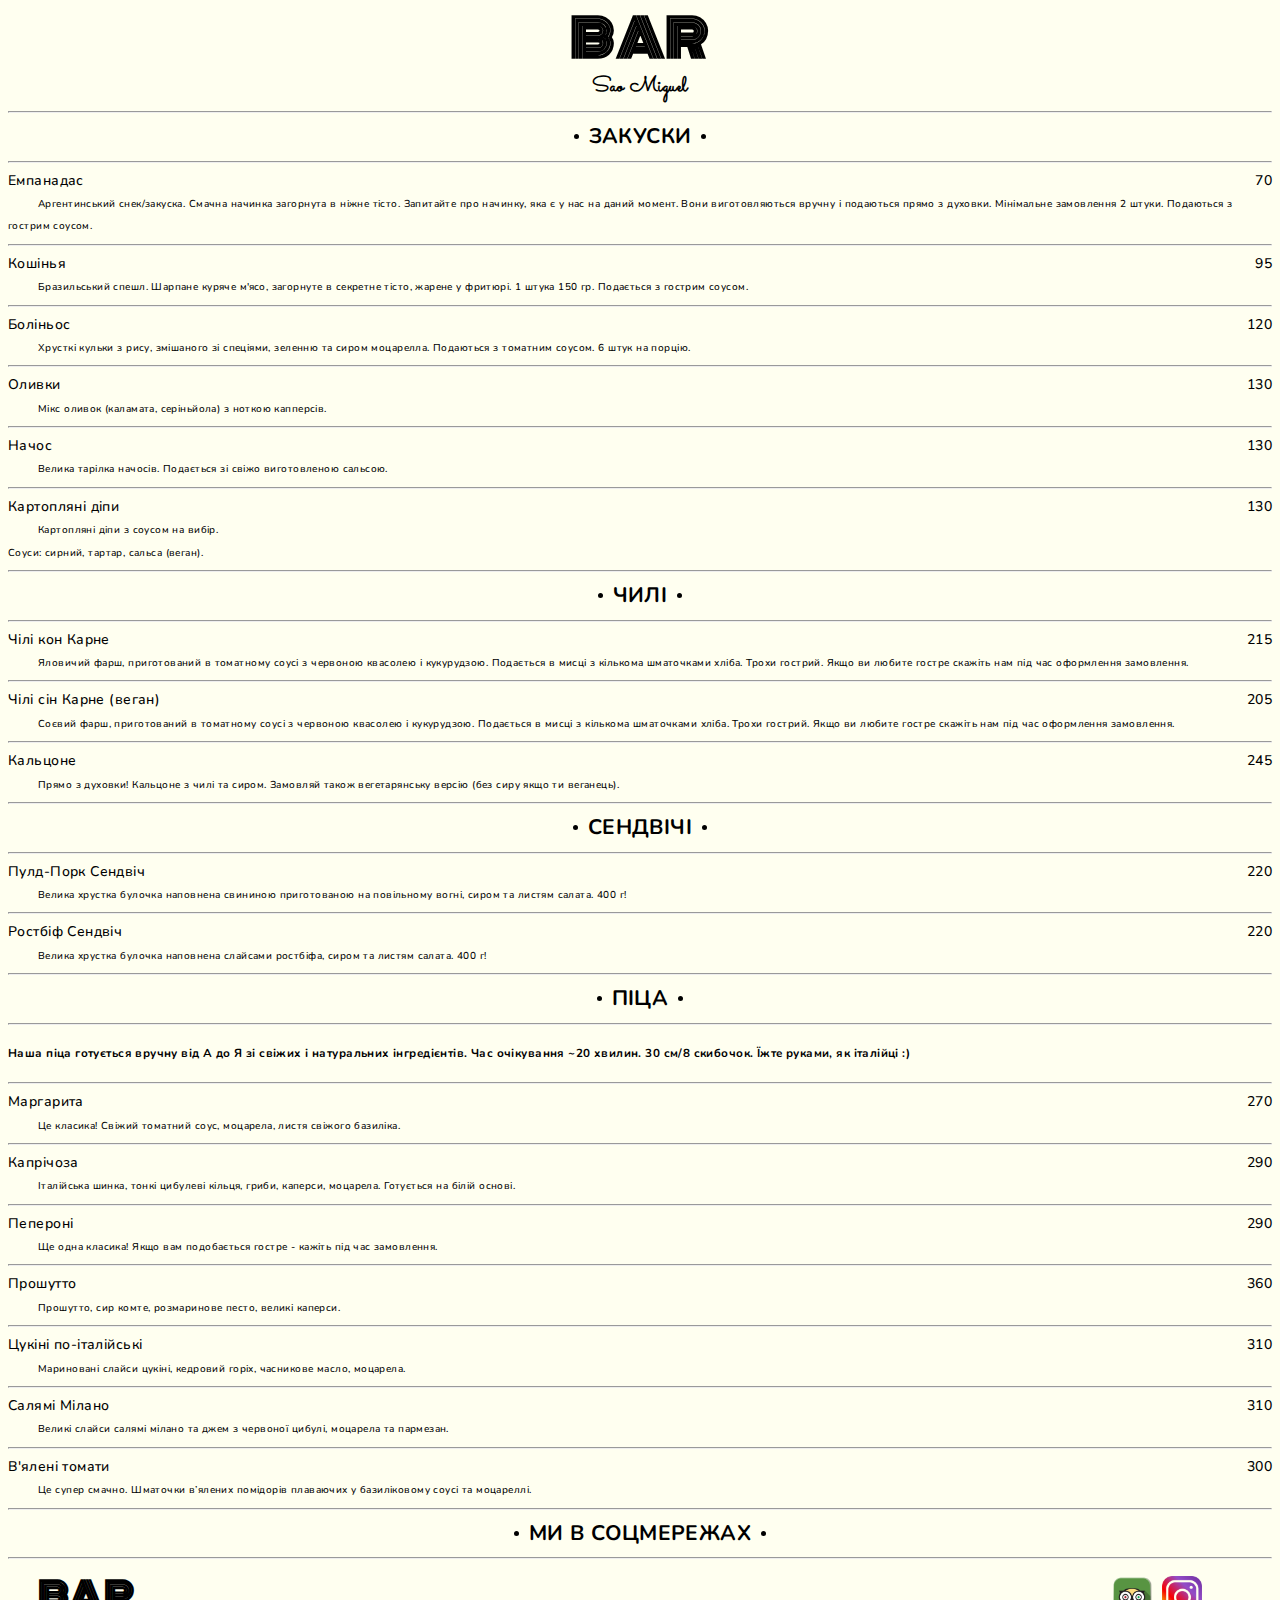
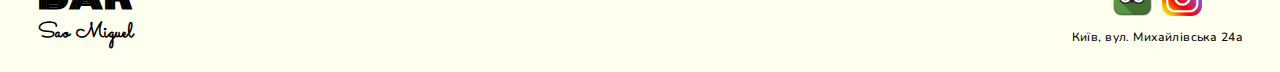
<file: food-ukr.html>
<!DOCTYPE html>
<html lang="en">

<head>
    <meta charset="UTF-8">
    <meta http-equiv="X-UA-Compatible" content="IE=edge">
    <meta name="viewport" content="width=device-width, initial-scale=1.0">
    <title>SaoMiguel</title>
    <link rel="preconnect" href="https://fonts.googleapis.com">
    <link rel="preconnect" href="https://fonts.gstatic.com" crossorigin>
    <link
        href="https://fonts.googleapis.com/css2?family=Monoton&family=Montserrat+Alternates:wght@300;500;600&family=Nunito&family=Poiret+One&family=Sacramento&display=swap"
        rel="stylesheet">
    <link rel="stylesheet" href="ukrainian.css" />
</head>

<body>
    <a href="index.html"><header>
        <div class="header-container" >
            <h1 class="bar-title">BAR</h1>
            <h2 class="bar-name">Sao Miguel</h2>
        </div>
    </header> </a>

    <main>

        <!-- <section>
            <div class="section-title">
                <hr>
                <div class="title">
                    <span class="dot"></span>
                    <h2 class="title-text">пиво & сидр</h2>
                    <span class="dot"></span>
                </div>
                <hr>
            </div>

            <ul class="single-column">
                <li class="product"><span>Свіжий крафт</span><span>60/80</span></li>
                <li class="product"><span>Львівське 1715</span><span>45/55</span></li>
                <li class="product"><span>Кроненбург Бланш</span><span>50/70</span></li>
                <li class="product"><span>Дункел</span><span>50/70</span></li>
                <li class="product"><span>Корона 0.33l</span><span>90</span></li>
                <li class="product"><span>Сидр на розлив</span><span>45/60</span></li>
                <li class="product"><span>Сидр Вал Де Ранс 0.33l</span><span>90</span></li>
                <li class="product"><span>Безалкогольне Clausthaler</span><span>70</span></li>
            </ul>
        </section>

        <section>
            <div class="section-title">
                <hr>
                <div class="title">
                    <span class="dot"></span>
                    <h2 class="title-text">класичні коктейлі</h2>
                    <span class="dot"></span>
                </div>
                <hr>
            </div>

            <div class="cocktails">
                <ul>
                    <li class="product"><span>Віски Сауер</span><span class="price">165</span></li>
                    <li class="product"><span>Олд Фешнд</span><span class="price">140</span></li>
                    <li class="product"><span>Пеніцилін</span><span class="price">180</span></li>
                    <li class="product"><span>Бульвард'є</span><span class="price">150</span></li>
                    <li class="product"><span>Джин-Тонік</span><span class="price">140</span></li>
                    <li class="product"><span>Негроні</span><span class="price">150</span></li>
                    <li class="product"><span>French 75</span><span class="price">150</span></li>
                    <li class="product"><span>Джин Сауер</span><span class="price">165</span></li>
                </ul>
                <ul>
                    <li class="product"><span>Куба Лібре</span><span class="price">130</span></li>
                    <li class="product"><span>Брамбл</span><span class="price">150</span></li>
                    <li class="product"><span>Маргарита</span><span class="price">140</span></li>
                    <li class="product"><span>Дайкірі</span><span class="price">140</span></li>
                    <li class="product"><span>Імбірний Дайкірі</span><span class="price">140</span></li>
                    <li class="product"><span>Аперол Шприц</span><span class="price">140</span></li>
                    <li class="product"><span>Іст Індія</span><span class="price">150</span></li>
                    <li class="product"><span>Лонг Айленд</span><span class="price">180</span></li>
                </ul>
            </div>
        </section>

        <section>
            <div class="section-title">
                <hr>
                <div class="title">
                    <span class="dot"></span>
                    <h2 class="title-text">Фірмові коктейлі</h2>
                    <span class="dot"></span>
                </div>
                <hr>
            </div>
            <ul>
                <li class="product"><span>Кайпірінья</span><span class="price">150</span></li>
                <li class="product"><span>Сан оф зе Біч</span><span class="price">150</span></li>
                <li class="product"><span>Маракуя Сауер</span><span class="price">165</span></li>
                <li class="product"><span>Ром Мате</span><span class="price">140</span></li>
                <li class="product"><span>Солодкий Кілер</span><span class="price">150</span></li>
                <li class="product"><span>Коронаріта</span><span class="price">220</span></li>
                <li class="product"><span>HOT-Вишневий Пиріг-HOT</span><span class="price">150</span></li>
                <li class="product"><span>HOT-Ананасовий Пунч-HOT</span><span class="price">150</span></li>
                <li class="product"><span>Batida de Maracuja</span><span class="price">120</span></li>
                <li class="product"><span>something 1</span><span class="price">130</span></li>
                <li class="product"><span>Something 2</span><span class="price">130</span></li>
            </ul>
        </section>

        <section>
            <div class="section-title">
                <hr>
                <div class="title">
                    <span class="dot"></span>
                    <h2 class="title-text">Вино</h2>
                    <span class="dot"></span>
                </div>
                <hr>
            </div>

            <ul>
                <li class="product"><span>Червоне Сухе 150мл/750мл</span><span class="price">100/400</span></li>
                <li class="product"><span>Біле Сухе</span><span class="price">100/400</span></li>
                <li class="product"><span>Просекко</span><span class="price">500</span></li>
                <li class="product"><span>Глінтвейн</span><span class="price">80</span></li>
                <li class="product"><span>Біле Напівсолодке</span><span class="price">80/300</span></li>
                <li class="product"><span>Просекко</span><span class="price">450</span></li>
                <li class="product"><span>Ігристе</span><span>250</span></li>
                <li class="product"><span>Глінтвейн</span><span class="price">70</span></li>
            </ul>
        </section>
        
                        <section>
                    <div class="section-title">
                        <hr>
                        <div class="title">
                            <span class="dot"></span>
                            <h2 class="title-text">Холодне та Безалкогольне</h2>
                            <span class="dot"></span>
                        </div>
                        <hr>
                    </div>
                
                    <ul>
                        <li class="product"><span>Свіжий Лимонад</span><span class="price">60</span></li>
                        <li class="product"><span>Мохіто б/а</span><span class="price">60</span></li>
                        <li class="product"><span>Бразильський Айс Мате</span><span class="price">60</span></li>
                        <li class="product"><span>Вода газована/негазована</span><span class="price">30</span></li>
                        <li class="product"><span>Апельсиновий фреш</span><span class="price">80</span></li>
                        <li class="product"><span>Клуб-Мате 0.33л</span><span class="price">80</span></li>
                        <li class="product"><span>Borjomi</span><span class="price">50</span></li>
                        <li class="product"><span>Kола</span><span class="price">40</span></li>

                    </ul>
                </section>
        
        <section>
    <div class="section-title">
        <hr>
        <div class="title">
            <span class="dot"></span>
            <h2 class="title-text">кава та чай</h2>
            <span class="dot"></span>
        </div>
        <hr>
    </div>

    
        <ul>
            <li class="product"><span>Еспрессо</span><span class="price">25</span></li>
            <li class="product"><span>Доппіо</span><span class="price">40</span></li>
            <li class="product"><span>Амерікано</span><span class="price">35/40</span></li>
            <li class="product"><span>Каппучіно</span><span class="price">50</span></li>
            <li class="product"><span>Латте</span><span class="price">60</span></li>
            <li class="product"><span>Флет Уайт</span><span class="price">60</span></li>
            <li class="product"><span>Какао</span><span class="price">60</span></li>
            <li class="product"><span>Еспрессо-Тонік</span><span class="price">60</span></li>
            <li class="product"><span>Каппу-оранж</span><span class="price">80</span></li>
            <li class="product"><span>Айс Латте</span><span class="price">60</span></li>
            <li class="product"><span>Чай листовий 250мл</span><span class="price">30</span></li>
            <li class="product"><span>Чай листовий 600мл</span><span class="price">60</span></li>
            <li class="product"><span>Чай фруктовий</span><span class="price">40</span></li>
            <li class="product"><span>Матча</span><span class="price">50</span></li>
        </ul>
    
        </section> -->

        <section>
            <div class="section-title">
                <hr>
                <div class="title">
                    <span class="dot"></span>
                    <h2 class="title-text">Закуски</h2>
                    <span class="dot"></span>
                </div>
                <hr>
            </div>
        
            <ul>

                <!-- <li class="product">
                    <span>Листопадовий спешл</span>
                    <span class="price">230</span></li>
                    <span class="description">Крафтове в'ялене яловиче мʼясо, перемішане з кремовим картопляним пюре, прикрите сиром та гарбузовим пюре. Все виготовлене вручну з нуля з використанням свіжих та натуральних інгредієнтів. </span>
                        <hr> -->

                <!-- <li class="product">
                    <span>Тарілка на компанію "Sao Miguel"</span>
                    <span class="price">350</span></li>
                    <span class="description">Ростбіф, Моцарела, В’ялені томати, Оливки, Каперси, Нарізка багету.</span>
                        <hr> -->

                <li class="product">
                    <span>Емпанадас</span>
                    <span class="price">70 </span></li>
                    <span class="description">Аргентинський снек/закуска. Смачна начинка загорнута в ніжне тісто. Запитайте про начинку, яка є у нас на даний момент. Вони виготовляються вручну і подаються прямо з духовки. Мінімальне замовлення 2 штуки. Подаються з гострим соусом.</span>
                        <hr>

                <li class="product">
                    <span>Кошінья</span>
                    <span class="price">95</span></li>
                    <span class="description">Бразильський спешл. Шарпане куряче м'ясо, загорнуте в секретне тісто, жарене у фритюрі. 1 штука 150 гр. Подається з гострим соусом.</span>
                        <hr>

                <li class="product">
                    <span>Боліньос</span>
                    <span class="price">120</span></li>
                    <span class="description">Хрусткі кульки з рису, змішаного зі спеціями, зеленню та сиром моцарелла. Подаються з томатним соусом. 6 штук на порцію.</span>
                        <hr>                         
                        
                <li class="product">
                    <span>Оливки</span>
                    <span class="price">130</span></li>
                    <span class="description">Мікс оливок (каламата, серіньйола) з ноткою капперсів.</span>
                        <hr>
                 
                <!-- <li class="product">
                    <span>Полента Фріта</span>
                    <span class="price">90</span></li>
                    <span class="description">Кукурудзяна полента у формі пальчиків, приготована зі спеціями, смажена у фритюрі. Подається з пармезаном та соусом. 8 штук на порцію.</span>
                        <hr> -->


                <!-- <li class="product">
                    <span>Салат з ростбіфом</span>
                    <span class="price">175</span></li>
                    <span class="description">Домашній печений ростбіф зі свіжою сумішшю салатів, помідорами та бебі моцарелою.</span>
                        <hr> -->

                <li class="product">
                    <span>Начос</span>
                    <span class="price">130</span></li>
                    <span class="description">Велика тарілка начосів. Подається зі свіжо виготовленою сальсою.</span>
                        <hr>

                <li class="product">
                    <span>Картопляні діпи</span>
                    <span class="price">130</span></li>
                    <span class="description">Картопляні діпи з соусом на вибір. <br>
                        Соуси: сирний, тартар, сальса (веган).</span>

            </ul>
        </section>

        <section>
            <div class="section-title">
                <hr>
                <div class="title">
                    <span class="dot"></span>
                    <h2 class="title-text">Чилі</h2>
                    <span class="dot"></span>
                </div>
                <hr>
            </div>
        
            <ul>

                <li class="product">
                    <span>Чілі кон Карне</span>
                    <span class="price">215</span></li>
                    <span class="description">Яловичий фарш, приготований в томатному соусі з червоною квасолею і кукурудзою. Подається в мисці з кількома шматочками хліба. Трохи
                        гострий. Якщо ви любите гостре скажіть нам під час оформлення замовлення.</span>
                        <hr>

                <li class="product">
                    <span>Чілі сін Карне (веган)</span>
                    <span class="price">205</span></li>
                    <span class="description">Cоєвий фарш, приготований в томатному соусі з червоною квасолею і кукурудзою. Подається в мисці з кількома шматочками хліба. Трохи
                        гострий. Якщо ви любите гостре скажіть нам під час оформлення замовлення.</span>
                        <hr>
                        
                <li class="product">
                    <span>Кальцоне</span>
                    <span class="price">245</span></li>
                    <span class="description">Прямо з духовки! Кальцоне з чилі та сиром. Замовляй також вегетарянську версію (без сиру якщо ти веганець). 
                    </span>

            </ul>
        </section>

        <section>
            <div class="section-title">
                <hr>
                <div class="title">
                    <span class="dot"></span>
                    <h2 class="title-text">Сендвічі</h2>
                    <span class="dot"></span>
                </div>
                <hr>
            </div>
        
            <ul>

                <li class="product">
                    <span>Пулд-Порк Сендвіч</span>
                    <span class="price">220</span></li>
                    <span class="description">Велика хрустка булочка наповнена свининою приготованою на повільному вогні, сиром та листям салата. 400 г!
                    </span>
                        <hr>

                <li class="product">
                    <span>Ростбіф Сендвіч</span>
                    <span class="price">220</span></li>
                    <span class="description">Велика хрустка булочка наповнена слайсами ростбіфа, сиром та листям салата. 400 г!
                    </span>

            </ul>
        </section>

        <section>
            <div class="section-title">
                <hr>
                <div class="title">
                    <span class="dot"></span>
                    <h2 class="title-text">Піца</h2>
                    <span class="dot"></span>
                </div>
                <hr>
                <h5>
                    
Наша піца готується вручну від А до Я зі свіжих і натуральних інгредієнтів. Час очікування ~20 хвилин. 30 см/8 скибочок. Їжте руками, як італійці :)
                </h5>
                <hr>
            </div>
        
            <ul>
                <li class="product">
                    <span>Маргарита</span>
                    <span class="price">270</span></li>
                    <span class="description">Це класика! Свіжий томатний соус, моцарела, листя свіжого базиліка.</span>
                        <hr>

                <li class="product">
                    <span>Капрічоза</span>
                    <span class="price">290</span></li>
                    <span class="description">Італійська шинка, тонкі цибулеві кільця, гриби, каперси, моцарела. Готується на білій основі. </span>
                        <hr>

                <li class="product">
                    <span>Пепероні</span>
                    <span class="price">290</span></li>
                    <span class="description">Ще одна класика! Якщо вам подобається гостре - кажіть під час замовлення.</span>
                        
                    <hr>

                    <li class="product">
                        <span>Прошутто</span>
                        <span class="price">360</span></li>
                        <span class="description">Прошутто, сир комте, розмаринове песто, великі каперси.</span>
                            <hr>

                    <li class="product">
                        <span>Цукіні по-італійські</span>
                        <span class="price">310</span></li>
                        <span class="description">Мариновані слайси цукіні, кедровий горіх, часникове масло, моцарела.</span>
                            <hr>

                    <li class="product">
                        <span>Салямі Мілано</span>
                        <span class="price">310</span></li>
                        <span class="description">Великі слайси салямі мілано та джем з червоної цибулі, моцарела та пармезан.</span>
                            <hr>
                        

                <li class="product">
                    <span>В'ялені томати</span>
                    <span class="price">300</span></li>
                    <span class="description">Це супер смачно. Шматочки в’ялених помідорів плаваючих у базиліковому соусі та моцареллі. </span>
                       
                    <!-- <hr>
            

              <li class="product">
                    <span>Чотири сири та груша.</span>
                    <span class="price">310</span></li>
                    <span class="description">Моцарела, брі, горгонзола, пармезан та груша. </span> -->
               
            </ul>
        </section>

        <!-- <section>
            <div class="section-title">
                <hr>
                <div class="title">
                    <span class="dot"></span>
                    <h2 class="title-text">Тарілки</h2>
                    <span class="dot"></span>
                </div>
                <hr>
            </div>

            <ul>
                <li class="product">
                    <span>Сан Мігель
                        <a href="#saomiguel"><button type="button" class="button">?</button> </a>
                    </span>
                    <span class="price">180</span>
                </li>

                <li class="product"><span>Рост-біф
                        <a href="#roastbeef"><button type="button" class="button">?</button> </a>
                    </span>
                    <span class="price">130</span>
                </li>

                <li class="product"><span>Копа
                        <a href="#coppa"><button type="button" class="button">?</button> </a>
                    </span><span class="price">130</span></li>
            </ul>
        </section> -->

        <!-- <div id="empanada" class="overlay">
            <div class="popup">
                <h2>Емпанада</h2>
                <a class="close" href="#">&times;</a>
                <div class="content">
                    Аргентинський снек/закуска, нагадує наші українські пиріжки, але з різними начинками та екзотичним смаком. Є з куркою,
                    яловичиною, свининою, овочами з сиром горгонзола, та грибами. Подача від 2 шт. Їдять руками😊
                </div>
            </div>
        </div>

        <div id="coxinha" class="overlay">
            <div class="popup">
                <h2>Кошінья</h2>
                <a class="close" href="#">&times;</a>
                <div class="content">
                    Кошінья - це національна страва в Бразилії. Шарики з тіста із курячою начинкою зі спеціями. Приготовано на фритюрі.
                    Подача 2 шт на порцію + гострий соус.
                </div>
            </div>
        </div>

        <div id="bolinho" class="overlay">
            <div class="popup">
                <h2>Боліньос</h2>
                <a class="close" href="#">&times;</a>
                <div class="content">
                    Боліньос - це страва від шефа. Рисові шарики, приготовані за секретною рецептурою із додаванням спецій та сиром моцарела
                    всередині. Готується на фритюрі та подається з гострим соусом.
                </div>
            </div>
        </div>

        <div id="chili" class="overlay">
            <div class="popup">
                <h2>Чилі Кон Карне</h2>
                <a class="close" href="#">&times;</a>
                <div class="content">
                    Це південноамериканська м'ясна страва з перцем чилі та бобами. Подається гарячою та за запитом можна зробити гостріше🔥
                </div>
            </div>
        </div>

        <div id="polenta" class="overlay">
            <div class="popup">
                <h2>Полента Фріта</h2>
                <a class="close" href="#">&times;</a>
                <div class="content">
                    Кукурудзяна полента у формі пальчиків, приготована зі спеціями, смажена у фритюрі. Подається з соусом.
                </div>
            </div>
        </div>

        <div id="saomiguel" class="overlay">
            <div class="popup">
                <h2>Сан Мігель - 300г</h2>
                <a class="close" href="#">&times;</a>
                <div class="content">
                    В'ялене м'ясо копа, рост-біф, маринована моцарела черрі, огірочки, багет, соус/гірчиця.
                </div>
            </div>
        </div>

        <div id="roastbeef" class="overlay">
            <div class="popup">
                <h2>Рост-біф - 200г</h2>
                <a class="close" href="#">&times;</a>
                <div class="content">
                    Нарізка запеченого м'яса Рост-біф з багетом, огірчиками та соусом/гірчицею.
                </div>
            </div>
        </div>

        <div id="coppa" class="overlay">
            <div class="popup">
                <h2>Копа - 200г</h2>
                <a class="close" href="#">&times;</a>
                <div class="content">
                    Копа - це нарізка італійського в'яленого м'яса з багетом, огірчиками та соусом.
                </div>
            </div>
        </div> -->

    </main>
    <div class="section-title">
        <hr>
        <div class="title">
            <span class="dot"></span>
            <h2 class="title-text">ми в соцмережах</h2>
            <span class="dot"></span>
            <!-- <h2 class="title-text">follow</h2>
            <span class="dot"></span>
            <h2 class="title-text">share</h2>
            <span class="dot"></span> -->
        </div>
        <hr>
    </div>
    <footer>

        <div class="footer-container">
            <h1 class="bar-title-footer">BAR</h1>
            <h2 class="bar-name">Sao Miguel</h2>
            <!-- <span><a>DRINKS</a><a>FOOD</a></span> -->
        </div>

        <div class="contacts">

            <ul class="sm-icons">
                <li>
                    <a
                        href="https://www.tripadvisor.com/Restaurant_Review-g294474-d23777854-Reviews-Bar_Sao_Miguel-Kyiv_Kiev.html">
                        <img class="icon" src="images/trip.png"></a>
                    </img>
                </li>

                <li>
                    <a href="https://www.instagram.com/sao_miguel_bar/">
                        <img class="icon" src="images/instagram.png"></a>
                </li>
            </ul>

            <a class="map" href="https://goo.gl/maps/sPdXXibViQAQWxKs8">Київ, вул. Михайлівська 24a</a>
        </div>

    </footer>


</body>

</html>
</file>
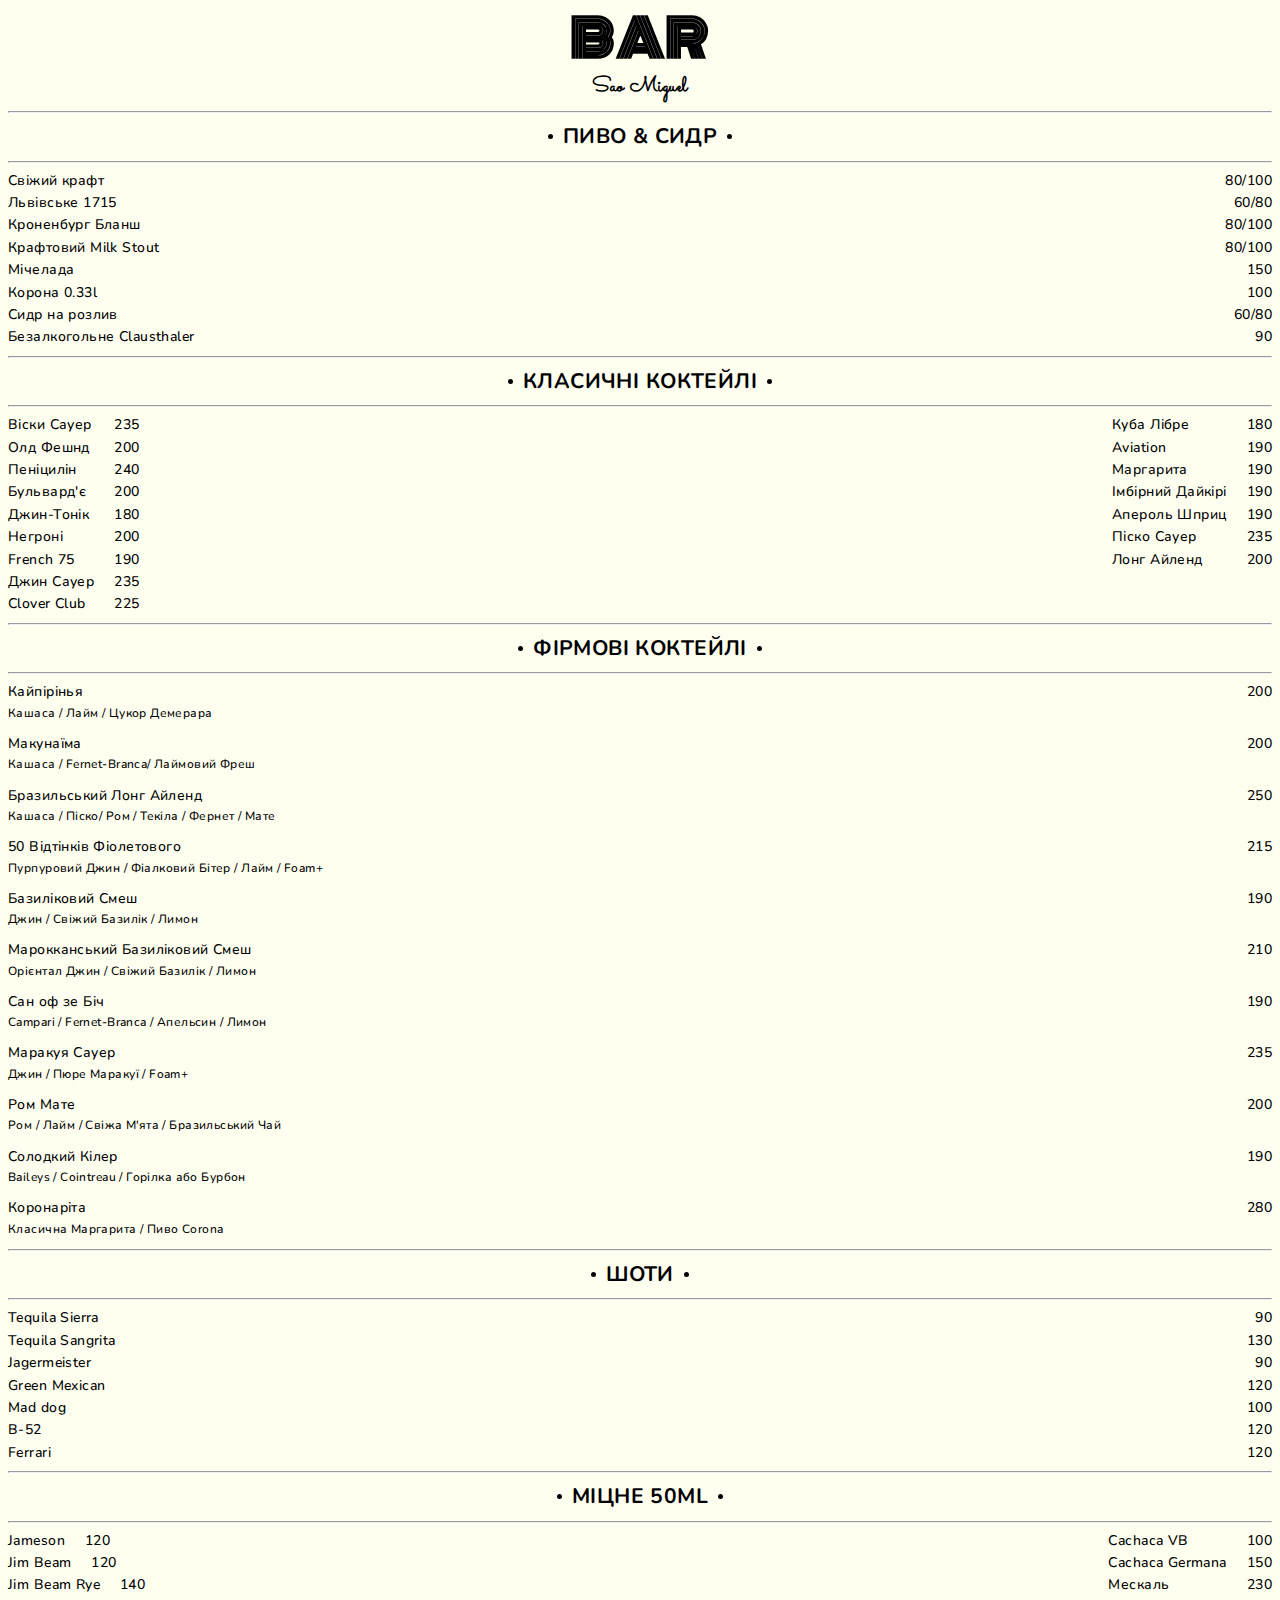
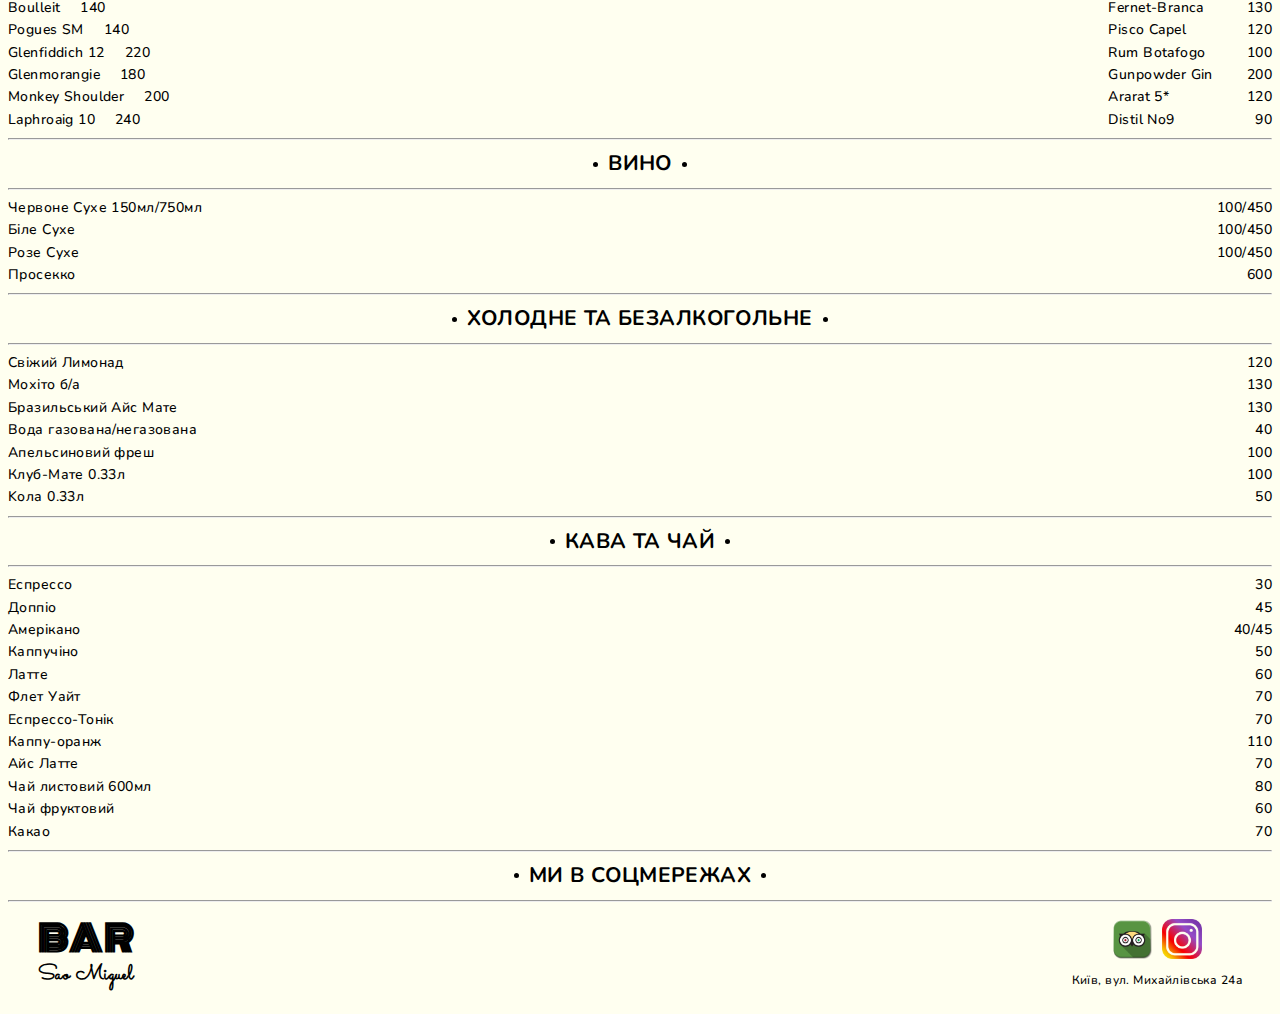
<file: ukrainian.html>
<!DOCTYPE html>
<html lang="en">

<head>
    <meta charset="UTF-8">
    <meta http-equiv="X-UA-Compatible" content="IE=edge">
    <meta name="viewport" content="width=device-width, initial-scale=1.0">
    <title>SaoMiguel</title>
    <link rel="preconnect" href="https://fonts.googleapis.com">
    <link rel="preconnect" href="https://fonts.gstatic.com" crossorigin>
    <link
        href="https://fonts.googleapis.com/css2?family=Monoton&family=Montserrat+Alternates:wght@300;500;600&family=Nunito&family=Poiret+One&family=Sacramento&display=swap"
        rel="stylesheet">
    <link rel="stylesheet" href="ukrainian.css" />
</head>

<body>
    <a href="index.html"><header>
        <div class="header-container" >
            <h1 class="bar-title">BAR</h1>
            <h2 class="bar-name">Sao Miguel</h2>
        </div>
    </header> </a>
    <main>

        <section>
            <div class="section-title">
                <hr>
                <div class="title">
                    <span class="dot"></span>
                    <h2 class="title-text">пиво & сидр</h2>
                    <span class="dot"></span>
                </div>
                <hr>
            </div>

            <ul class="single-column">
                <li class="product"><span>Свіжий крафт</span><span>80/100</span></li>
                <li class="product"><span>Львівське 1715</span><span>60/80</span></li>
                <li class="product"><span>Кроненбург Бланш</span><span>80/100</span></li>
                <li class="product"><span>Крафтовий Milk Stout</span><span>80/100</span></li>
                <li class="product"><span>Мічелада</span><span>150</span></li>
                <li class="product"><span>Корона 0.33l</span><span>100</span></li>
                <li class="product"><span>Сидр на розлив</span><span>60/80</span></li>
                <!-- <li class="product"><span>Сидр Вал Де Ранс 0.33l</span><span>90</span></li> -->
                <li class="product"><span>Безалкогольне Clausthaler</span><span>90</span></li>
            </ul>
        </section>

        <section>
            <div class="section-title">
                <hr>
                <div class="title">
                    <span class="dot"></span>
                    <h2 class="title-text">класичні коктейлі</h2>
                    <span class="dot"></span>
                </div>
                <hr>
            </div>

            <div class="cocktails">
                <ul>
                    <li class="product"><span>Віски Сауер</span><span class="price">235</span></li>
                    <li class="product"><span>Олд Фешнд</span><span class="price">200</span></li>
                    <li class="product"><span>Пеніцилін</span><span class="price">240</span></li>
                    <li class="product"><span>Бульвард'є</span><span class="price">200</span></li>
                    <li class="product"><span>Джин-Тонік</span><span class="price">180</span></li>
                    <li class="product"><span>Негроні</span><span class="price">200</span></li>
                    <li class="product"><span>French 75</span><span class="price">190</span></li>
                    <!-- <li class="product"><span>Брамбл</span><span class="price">180</span></li> -->
                    <li class="product"><span>Джин Сауер</span><span class="price">235</span></li>
                    <li class="product"><span>Clover Club</span><span class="price">225</span></li>
                </ul>

                <ul>
                    <li class="product"><span>Куба Лібре</span><span class="price">180</span></li>
                    <li class="product"><span>Aviation</span><span class="price">190</span></li>
                    <li class="product"><span>Маргарита</span><span class="price">190</span></li>
                    <!-- <li class="product"><span>Дайкірі</span><span class="price">170</span></li> -->
                    <li class="product"><span>Імбірний Дайкірі</span><span class="price">190</span></li>
                    <li class="product"><span>Апероль Шприц</span><span class="price">190</span></li>
                    <!-- <li class="product"><span>Кампарі Шприц</span><span class="price">170</span></li> -->
                    <li class="product"><span>Піско Сауер</span><span class="price">235</span></li>
                    <li class="product"><span>Лонг Айленд</span><span class="price">200</span></li>
                </ul>
            </div>
        </section>

        <section>
            <div class="section-title">
                <hr>
                <div class="title">
                    <span class="dot"></span>
                    <h2 class="title-text">Фірмові коктейлі</h2>
                    <span class="dot"></span>
                </div>
                <hr>
            </div>
            <ul>
                <li class="product"><span>Кайпірінья</span><span class="price">200</span></li>
                    <span class="inside">Кашаса / Лайм / Цукор Демерара</span>
                <li class="product"><span>Макунаїма</span><span class="price">200</span></li>
                    <span class="inside">Кашаса / Fernet-Branca/ Лаймовий Фреш</span>
                <li class="product"><span>Бразильський Лонг Айленд</span><span class="price">250</span></li>
                    <span class="inside">Кашаса / Піско/ Ром / Текіла / Фернет / Мате</span>
                <li class="product"><span>50 Відтінків Фіолетового</span><span class="price">215</span></li>
                    <span class="inside">Пурпуровий Джин / Фіалковий Бітер / Лайм / Foam+</span>
                <li class="product"><span>Базиліковий Смеш</span><span class="price">190</span></li>
                    <span class="inside">Джин / Свіжий Базилік / Лимон</span>
                <li class="product"><span>Марокканський Базиліковий Смеш</span><span class="price">210</span></li>
                    <span class="inside">Орієнтал Джин / Свіжий Базилік / Лимон</span>
                <li class="product"><span>Сан оф зе Біч</span><span class="price">190</span></li>
                    <span class="inside">Campari / Fernet-Branca / Апельсин / Лимон</span>
                <li class="product"><span>Маракуя Сауер</span><span class="price">235</span></li>
                    <span class="inside">Джин / Пюре Маракуї / Foam+</span>
                <li class="product"><span>Ром Мате</span><span class="price">200</span></li>
                    <span class="inside">Ром / Лайм / Свіжа М'ята / Бразильський Чай</span>
                <li class="product"><span>Солодкий Кілер</span><span class="price">190</span></li>
                    <span class="inside">Baileys / Cointreau / Горілка або Бурбон </span>
                <li class="product"><span>Коронаріта</span><span class="price">280</span></li>
                    <span class="inside">Класична Маргарита / Пиво Corona</span>
                <!-- <li class="product"><span>HOT-Вишневий Пиріг-HOT</span><span class="price">150</span></li>
                    <span class="inside">Джин / Вишневий сік / Шоколад </span>
                <li class="product"><span>HOT-Ананасовий Пунч-HOT</span><span class="price">150</span></li>
                    <span class="inside">Jameson / Ананасовий сік / Вершкове масло</span> -->
                <!-- <li class="product"><span>Batida de Maracuja</span><span class="price">120</span></li>
                <li class="product"><span>something 1</span><span class="price">130</span></li>
                <li class="product"><span>Something 2</span><span class="price">130</span></li> -->
            </ul>
        </section>

        <section>
            <div class="section-title">
                <hr>
                <div class="title">
                    <span class="dot"></span>
                    <h2 class="title-text">ШОТИ</h2>
                    <span class="dot"></span>
                </div>
                <hr>
            </div>
            
            <ul class="single-column">
                <li class="product"><span>Tequila Sierra</span><span>90</span></li>
                <li class="product"><span>Tequila Sangrita</span><span>130</span></li>
                <li class="product"><span>Jagermeister</span><span>90</span></li>
                <li class="product"><span>Green Mexican</span><span>120</span></li>
                <li class="product"><span>Mad dog</span><span>100</span></li>
                <li class="product"><span>B-52</span><span>120</span></li>
                <li class="product"><span>Ferrari</span><span>120</span></li>
                <!-- <li class="product"><span>Clausthaler ZERO</span><span>90</span></li> -->
            </ul>
        </section>

        <section>
            <div class="section-title">
                <hr>
                <div class="title">
                    <span class="dot"></span>
                    <h2 class="title-text">міцне 50ml</h2>
                    <span class="dot"></span>
                </div>
                <hr>
            </div>

            <div class="cocktails">
                <ul>
                    <li class="product-shot"><span>Jameson</span><span class="price">120</span></li>
                    <li class="product-shot"><span>Jim Beam</span><span class="price">120</span></li>
                    <li class="product-shot"><span>Jim Beam Rye</span><span class="price">140</span></li>
                    <li class="product-shot"><span>Boulleit</span><span class="price">140</span></li>
                    <li class="product-shot"><span>Pogues SM</span><span class="price">140</span></li>
                    <li class="product-shot"><span>Glenfiddich 12</span><span class="price">220</span></li>
                    <li class="product-shot"><span>Glenmorangie</span><span class="price">180</span></li>
                    <li class="product-shot"><span>Monkey Shoulder</span><span class="price">200</span></li>
                    <li class="product-shot"><span>Laphroaig 10</span><span class="price">240</span></li>
                </ul>
                <ul>
                    <li class="product"><span>Cachaca VB</span><span class="price">100</span></li>
                    <li class="product"><span>Cachaca Germana</span><span class="price">150</span></li>
                    <li class="product"><span>Мескаль</span><span class="price">230</span></li>
                    <li class="product"><span>Fernet-Branca</span><span class="price">130</span></li>
                    <li class="product"><span>Pisco Capel</span><span class="price">120</span></li>
                    <li class="product"><span>Rum Botafogo</span><span class="price">100</span></li>
                    <li class="product"><span>Gunpowder Gin</span><span class="price">200</span></li>
                    <li class="product"><span>Ararat 5*</span><span class="price">120</span></li>
                    <li class="product"><span>Distil No9</span><span class="price">90</span></li>
                </ul>
            </div>
        </section>

        <section>
            <div class="section-title">
                <hr>
                <div class="title">
                    <span class="dot"></span>
                    <h2 class="title-text">Вино</h2>
                    <span class="dot"></span>
                </div>
                <hr>
            </div>

            <ul>
                <li class="product"><span>Червоне Сухе 150мл/750мл</span><span class="price">100/450</span></li>
                <li class="product"><span>Біле Сухе</span><span class="price">100/450</span></li>
                <li class="product"><span>Розе Сухе</span><span class="price">100/450</span></li>
                <li class="product"><span>Просекко</span><span class="price">600</span></li>
                <!--<li class="product"><span>Глінтвейн</span><span class="price">100</span></li>
                <li class="product"><span>Біле Напівсолодке</span><span class="price">80/300</span></li>
                <li class="product"><span>Просекко</span><span class="price">450</span></li>
                <li class="product"><span>Ігристе</span><span>250</span></li>
                <li class="product"><span>Глінтвейн</span><span class="price">70</span></li> -->
            </ul>
        </section>
        
                        <section>
                    <div class="section-title">
                        <hr>
                        <div class="title">
                            <span class="dot"></span>
                            <h2 class="title-text">Холодне та Безалкогольне</h2>
                            <span class="dot"></span>
                        </div>
                        <hr>
                    </div>
                
                    <ul>
                        <li class="product"><span>Свіжий Лимонад</span><span class="price">120</span></li>
                        <li class="product"><span>Мохіто б/а</span><span class="price">130</span></li>
                        <li class="product"><span>Бразильський Айс Мате</span><span class="price">130</span></li>
                        <li class="product"><span>Вода газована/негазована</span><span class="price">40</span></li>
                        <li class="product"><span>Апельсиновий фреш</span><span class="price">100</span></li>
                        <li class="product"><span>Клуб-Мате 0.33л</span><span class="price">100</span></li>
                        <!-- <li class="product"><span>Borjomi</span><span class="price">50</span></li> -->
                        <li class="product"><span>Kола 0.33л</span><span class="price">50</span></li>

                    </ul>
                </section>
        
        <section>
    <div class="section-title">
        <hr>
        <div class="title">
            <span class="dot"></span>
            <h2 class="title-text">кава та чай</h2>
            <span class="dot"></span>
        </div>
        <hr>
    </div>

    
        <ul>
            <li class="product"><span>Еспрессо</span><span class="price">30</span></li>
            <li class="product"><span>Доппіо</span><span class="price">45</span></li>
            <li class="product"><span>Амерікано</span><span class="price">40/45</span></li>
            <li class="product"><span>Каппучіно</span><span class="price">50</span></li>
            <li class="product"><span>Латте</span><span class="price">60</span></li>
            <li class="product"><span>Флет Уайт</span><span class="price">70</span></li>
            <li class="product"><span>Еспрессо-Тонік</span><span class="price">70</span></li>
            <li class="product"><span>Каппу-оранж</span><span class="price">110</span></li>
            <li class="product"><span>Айс Латте</span><span class="price">70</span></li>
            <!-- <li class="product"><span>Чай листовий 250мл</span><span class="price">30</span></li> -->
            <li class="product"><span>Чай листовий 600мл</span><span class="price">80</span></li>
            <li class="product"><span>Чай фруктовий</span><span class="price">60</span></li>
            <!-- <li class="product"><span>Матча</span><span class="price">80</span></li> -->
            <li class="product"><span>Какао</span><span class="price">70</span></li>
        </ul>
    
        </section>

        <!-- <section>
            <div class="section-title">
                <hr>
                <div class="title">
                    <span class="dot"></span>
                    <h2 class="title-text">Їжа & закуски</h2>
                    <span class="dot"></span>
                </div>
                <hr>
            </div>
        
            <ul>
                <li class="product">
                    <span>Пулд-Порк Сендвіч</span>
                    <span class="price">200</span></li>
                    <span class="description">Велика хрустка булочка наповнена свининою приготованою на повільному вогні, сиром та листям салата. 400 г!
                    </span>
                        <hr>

                <li class="product">
                    <span>Ростбіф Сендвіч</span>
                    <span class="price">200</span></li>
                    <span class="description">Велика хрустка булочка наповнена слайсами ростбіфа, сиром та листям салата. 400 г!
                    </span>
                        <hr>

                <li class="product">
                    <span>Чілі кон Карне</span>
                    <span class="price">155</span></li>
                    <span class="description">Яловичий фарш, приготований в томатному соусі з червоною квасолею і кукурудзою. Подається в мисці з кількома шматочками хліба. Трохи
                        гострий. Якщо ви любите гостре скажіть нам під час оформлення замовлення.</span>
                        <hr>

                <li class="product">
                    <span>Чілі сін Карне (веган)</span>
                    <span class="price">145</span></li>
                    <span class="description">Cоєвий білок, приготований в томатному соусі з червоною квасолею і кукурудзою. Подається в мисці з кількома шматочками хліба. Трохи
                        гострий. Якщо ви любите гостре скажіть нам під час оформлення замовлення.</span>
                        <hr>

                <li class="product">
                    <span>Емпанадас</span>
                    <span class="price">80</span></li>
                    <span class="description">Аргентинський снек/закуска. Смачна начинка загорнута в ніжне тісто. Запитайте про начинку, яка є у нас на даний момент. Вони виготовляються вручну і подаються прямо з духовки. 2 штуки на порцію. Подаються з гострим соусом.</span>
                        <hr>

                <li class="product">
                    <span>Кошінья</span>
                    <span class="price">75</span></li>
                    <span class="description">Бразильський спешл. Шарпане куряче м'ясо, загорнуте в секретне тістоб жарене у фритюрі. 1 штука 150 гр. Подається з гострим соусом.</span>
                        <hr>

                <li class="product">
                    <span>Боліньос</span>
                    <span class="price">70</span></li>
                    <span class="description">Хрусткі кульки з рису, змішаного зі спеціями, зеленню та сиром моцарелла. Подаються з томатним соусом. 6 штук на порцію.</span>
                        <hr>                    
                 
                <li class="product">
                    <span>Полента Фріта</span>
                    <span class="price">80</span></li>
                    <span class="description">Кукурудзяна полента у формі пальчиків, приготована зі спеціями, смажена у фритюрі. Подається з пармезаном та соусом. 8 штук на порцію.</span>
                        <hr>

                <li class="product">
                    <span>Салат з ростбіфом</span>
                    <span class="price">145</span></li>
                    <span class="description">Домашній печений ростбіф зі свіжою сумішшю салатів, помідорами та бебі моцарелою.</span>
                        <hr>

                <li class="product">
                    <span>Начос</span>
                    <span class="price">90</span></li>
                    <span class="description">Подаються зі свіжо виготовленою сальсою.</span>
                        <hr>

                <li class="product">
                    <span>Курячі стріпси</span>
                    <span class="price">150</span></li>
                    <span class="description">Подаються з сирним соусом.</span>
            </ul>
        </section>

        <section>
            <div class="section-title">
                <hr>
                <div class="title">
                    <span class="dot"></span>
                    <h2 class="title-text">Піца</h2>
                    <span class="dot"></span>
                </div>
                <hr>
                <h5>
                    
Наша піца готується вручну від А до Я зі свіжих і натуральних інгредієнтів. Час очікування ~20 хвилин. 30 см/8 скибочок. Їжте руками, як італійці :)
                </h5>
                <hr>
            </div>
        
            <ul>
                <li class="product">
                    <span>Маргарита</span>
                    <span class="price">180</span></li>
                    <span class="description">Це класика! Свіжий томатний соус, моцарела, листя свіжого базиліка.</span>
                        <hr>

                <li class="product">
                    <span>Капрічоза</span>
                    <span class="price">200</span></li>
                    <span class="description">Італійська шинка, тонкі цибулеві кільця, гриби, моцарела. Готується на білій основі. </span>
                        <hr>

                <li class="product">
                    <span>Пепероні</span>
                    <span class="price">200</span></li>
                    <span class="description">Ще одна класика! Якщо вам подобається гостре - кажіть під час замовлення.</span>
                        <hr>
                        

                <li class="product">
                    <span>В'ялені томати</span>
                    <span class="price">200</span></li>
                    <span class="description">Це супер смачно. Шматочки в’ялених помідорів плаваючих у моцареллі. </span>

               
            </ul>
        </section> -->

        <!-- <section>
            <div class="section-title">
                <hr>
                <div class="title">
                    <span class="dot"></span>
                    <h2 class="title-text">Тарілки</h2>
                    <span class="dot"></span>
                </div>
                <hr>
            </div>

            <ul>
                <li class="product">
                    <span>Сан Мігель
                        <a href="#saomiguel"><button type="button" class="button">?</button> </a>
                    </span>
                    <span class="price">180</span>
                </li>

                <li class="product"><span>Рост-біф
                        <a href="#roastbeef"><button type="button" class="button">?</button> </a>
                    </span>
                    <span class="price">130</span>
                </li>

                <li class="product"><span>Копа
                        <a href="#coppa"><button type="button" class="button">?</button> </a>
                    </span><span class="price">130</span></li>
            </ul>
        </section> -->

        <!-- <div id="empanada" class="overlay">
            <div class="popup">
                <h2>Емпанада</h2>
                <a class="close" href="#">&times;</a>
                <div class="content">
                    Аргентинський снек/закуска, нагадує наші українські пиріжки, але з різними начинками та екзотичним смаком. Є з куркою,
                    яловичиною, свининою, овочами з сиром горгонзола, та грибами. Подача від 2 шт. Їдять руками😊
                </div>
            </div>
        </div>

        <div id="coxinha" class="overlay">
            <div class="popup">
                <h2>Кошінья</h2>
                <a class="close" href="#">&times;</a>
                <div class="content">
                    Кошінья - це національна страва в Бразилії. Шарики з тіста із курячою начинкою зі спеціями. Приготовано на фритюрі.
                    Подача 2 шт на порцію + гострий соус.
                </div>
            </div>
        </div>

        <div id="bolinho" class="overlay">
            <div class="popup">
                <h2>Боліньос</h2>
                <a class="close" href="#">&times;</a>
                <div class="content">
                    Боліньос - це страва від шефа. Рисові шарики, приготовані за секретною рецептурою із додаванням спецій та сиром моцарела
                    всередині. Готується на фритюрі та подається з гострим соусом.
                </div>
            </div>
        </div>

        <div id="chili" class="overlay">
            <div class="popup">
                <h2>Чилі Кон Карне</h2>
                <a class="close" href="#">&times;</a>
                <div class="content">
                    Це південноамериканська м'ясна страва з перцем чилі та бобами. Подається гарячою та за запитом можна зробити гостріше🔥
                </div>
            </div>
        </div>

        <div id="polenta" class="overlay">
            <div class="popup">
                <h2>Полента Фріта</h2>
                <a class="close" href="#">&times;</a>
                <div class="content">
                    Кукурудзяна полента у формі пальчиків, приготована зі спеціями, смажена у фритюрі. Подається з соусом.
                </div>
            </div>
        </div>

        <div id="saomiguel" class="overlay">
            <div class="popup">
                <h2>Сан Мігель - 300г</h2>
                <a class="close" href="#">&times;</a>
                <div class="content">
                    В'ялене м'ясо копа, рост-біф, маринована моцарела черрі, огірочки, багет, соус/гірчиця.
                </div>
            </div>
        </div>

        <div id="roastbeef" class="overlay">
            <div class="popup">
                <h2>Рост-біф - 200г</h2>
                <a class="close" href="#">&times;</a>
                <div class="content">
                    Нарізка запеченого м'яса Рост-біф з багетом, огірчиками та соусом/гірчицею.
                </div>
            </div>
        </div>

        <div id="coppa" class="overlay">
            <div class="popup">
                <h2>Копа - 200г</h2>
                <a class="close" href="#">&times;</a>
                <div class="content">
                    Копа - це нарізка італійського в'яленого м'яса з багетом, огірчиками та соусом.
                </div>
            </div>
        </div> -->

    </main>
    <div class="section-title">
        <hr>
        <div class="title">
            <span class="dot"></span>
            <h2 class="title-text">ми в соцмережах</h2>
            <span class="dot"></span>
            <!-- <h2 class="title-text">follow</h2>
            <span class="dot"></span>
            <h2 class="title-text">share</h2>
            <span class="dot"></span> -->
        </div>
        <hr>
    </div>
    <footer>

        <div class="footer-container">
            <h1 class="bar-title-footer">BAR</h1>
            <h2 class="bar-name">Sao Miguel</h2>
            <!-- <span><a>DRINKS</a><a>FOOD</a></span> -->
        </div>

        <div class="contacts">

            <ul class="sm-icons">
                <li>
                    <a
                        href="https://www.tripadvisor.com/Restaurant_Review-g294474-d23777854-Reviews-Bar_Sao_Miguel-Kyiv_Kiev.html">
                        <img class="icon" src="images/trip.png"></a>
                    </img>
                </li>

                <li>
                    <a href="https://www.instagram.com/sao_miguel_bar/">
                        <img class="icon" src="images/instagram.png"></a>
                </li>
            </ul>

            <a class="map" href="https://goo.gl/maps/sPdXXibViQAQWxKs8">Київ, вул. Михайлівська 24a</a>
        </div>

    </footer>


</body>

</html>
</file>
<file: english.css>
html {
  box-sizing: border-box;
}

*,
::before,
::after {
  box-sizing: inherit;
}

ul {
  margin: 0;
  padding: 0;
}

a {
  text-decoration: none;
  color: black;
}

body {
  color: black;
  background-color: ivory;
  font-family: "quicksand", "Montserrat+alternates";
  font-weight: 500;
  font-size: 14px;
  line-height: 1.6;
  letter-spacing: 0.03em;
}

.lang {
  display: flex;
  flex-direction: row;
  justify-content: space-evenly;
  padding-left: 100px;
  padding-right: 100px;
  margin-top: 50px;
}

.bar-title {
  font-family: "monoton", cursive;
  font-size: 52px;
  margin: 0;
  padding: 0;
  line-height: 1.2;
}

.bar-name {
  font-family: "sacramento", cursive;
  margin: 0;
  padding: 0;
}

.header-container {
  display: flex;
  justify-content: center;
  flex-direction: column;
  text-align: center;
}

.title-text {
  display: flex;
  text-align: center;
  justify-content: center;
  text-transform: uppercase;
  margin: 0;
  padding: 0;
}

.title {
  display: flex;
  flex-direction: row;
  justify-content: center;
}

.product {
  display: flex;
  justify-content: space-between;
}
.product-shot {
  display: flex;
}

.cocktails {
  display: flex;
  flex-direction: row;
  justify-content: space-between;
}

.price {
  margin-left: 20px;
}

.dot {
  height: 5px;
  width: 5px;
  margin-top: auto;
  margin-bottom: auto;
  margin-left: 10px;
  margin-right: 10px;
  background-color: black;
  border-radius: 50%;
}
footer {
  /* background-color: rgb(84, 122, 119); */
  padding-top: 10px;
  padding-bottom: 10px;
  /* margin-top: 20px; */
  display: flex;
  flex-direction: row;
  justify-content: space-between;
  padding-left: 30px;
  padding-right: 30px;
}

.map {
  display: block;
  color: black;
  font-size: 12px;
  line-height: 1.4;
  font-style: normal;
  text-decoration: none;
  margin-bottom: 8px;
}

.contacts {
  display: flex;
  flex-direction: column;
  align-items: center;
  justify-content: center;
}

.icon {
  display: block;
  block-size: 40px;
  margin: 5px;
  margin-top: 0;
}

.sm-icons {
  list-style: none;
  display: flex;
  flex-direction: row;
  justify-content: space-between;
  margin-bottom: 8px;
}

.bar-title-footer {
  font-family: "monoton", cursive;
  font-size: 36px;
  line-height: 1.1;
  margin: 0;
  padding: 0;
}

/* .box {
  width: auto;
  margin: 0 auto;
  background: rgba(255, 255, 255, 0.2);
  padding: 5px;
  border: 2px solid black;
  border-radius: 20px;
  text-align: center;
} */

.button {
  /* background-image: url("images/info.png"); */
  /* padding: 2px; */
  background-color: rgb(25, 126, 41);
  color: #fff;
  border: 1px solid black;
  border-radius: 50%;
  text-decoration: none;
  cursor: pointer;
  transition: all 0.3s ease-out;
}

.overlay {
  position: fixed;
  top: 0;
  bottom: 0;
  left: 0;
  right: 0;
  background: rgba(0, 0, 0, 0.7);
  transition: opacity 500ms;
  visibility: hidden;
  opacity: 0;
}

.overlay:target {
  visibility: visible;
  opacity: 1;
}

.popup {
  margin: 70px auto;
  padding: 20px;
  background: #fff;
  border-radius: 5px;
  width: 30%;
  position: relative;
}

.popup h2 {
  margin-top: 0;
  color: #333;
  font-family: quicksand;
}

.popup h1 {
  font-family: quicksand;
  font-weight: 600;
}

.popup .close {
  position: absolute;
  top: 10px;
  right: 20px;
  transition: all 100ms;
  font-size: 30px;
  font-weight: bold;
  text-decoration: none;
  color: #333;
}

.popup .content {
  max-height: 30%;
  overflow: auto;
}

@media screen and (max-width: 700px) {
  .box {
    width: 70%;
  }
  .popup {
    width: 70%;
  }
}

.description {
  font-size: 10px;
  line-height: 0.5;
  margin-left: 30px;
}

.main-contacts {
  display: flex;
  flex-direction: column;
  padding-top: 40px;
  margin: auto;

}

.choice-english {
  display: flex;
  flex-direction: row;
  margin: auto;
}

.choice-icon {
  margin: auto;
}

.inside {
  font-size: 12px;
  display: block;
  margin-bottom: 10px;
}

.lang-icon {
  font-size: 24px;
  color: black;
  text-decoration: none;
}

.menu-lang {
  display: flex;
  flex-direction: column;
  align-items: center;
  
}
</file>
<file: ukrainian.css>
html {
  box-sizing: border-box;
}

*,
::before,
::after {
  box-sizing: inherit;
}

.lang-icon {
  font-size: large;
  font-weight: bold;
}

ul {
  margin: 0;
  padding: 0;
}

a {
  text-decoration: none;
  color: black;
}

body {
  color: black;
  background-color: ivory;
  font-family: "nunito", cursive;
  font-weight: 500;
  font-size: 14px;
  line-height: 1.6;
  letter-spacing: 0.03em;
}

.bar-title {
  font-family: "monoton", cursive;
  font-size: 52px;
  margin: 0;
  padding: 0;
  line-height: 1.2;
}

.bar-name {
  font-family: "sacramento", cursive;
  margin: 0;
  padding: 0;
}

.header-container {
  display: flex;
  justify-content: center;
  flex-direction: column;
  text-align: center;
}

.title-text {
  display: flex;
  text-align: center;
  justify-content: center;
  text-transform: uppercase;
  margin: 0;
  padding: 0;
}

.title {
  display: flex;
  flex-direction: row;
  justify-content: center;
}

.product {
  display: flex;
  justify-content: space-between;
}

.product-shot {
  display: flex;
}
.cocktails {
  display: flex;
  flex-direction: row;
  justify-content: space-between;
}

.price {
  margin-left: 20px;
}

.dot {
  height: 5px;
  width: 5px;
  margin-top: auto;
  margin-bottom: auto;
  margin-left: 10px;
  margin-right: 10px;
  background-color: black;
  border-radius: 50%;
}
footer {
  /* background-color: rgb(84, 122, 119); */
  padding-top: 10px;
  padding-bottom: 10px;
  /* margin-top: 20px; */
  display: flex;
  flex-direction: row;
  justify-content: space-between;
  padding-left: 30px;
  padding-right: 30px;
}

.map {
  display: block;
  color: black;
  font-size: 12px;
  line-height: 1.4;
  font-style: normal;
  text-decoration: none;
  margin-bottom: 8px;
}

.contacts {
  display: flex;
  flex-direction: column;
  align-items: center;
  justify-content: center;
}

.icon {
  display: block;
  block-size: 40px;
  margin: 5px;
  margin-top: 0;
}

.sm-icons {
  list-style: none;
  display: flex;
  flex-direction: row;
  justify-content: space-between;
  margin-bottom: 8px;
}

.bar-title-footer {
  font-family: "monoton", cursive;
  font-size: 36px;
  line-height: 1.1;
  margin: 0;
  padding: 0;
}

/* .box {
  width: auto;
  margin: 0 auto;
  background: rgba(255, 255, 255, 0.2);
  padding: 5px;
  border: 2px solid black;
  border-radius: 20px;
  text-align: center;
} */

.button {
  /* background-image: url("images/info.png"); */
  /* padding: 2px; */
  background-color: rgb(25, 126, 41);
  color: #fff;
  border: 1px solid black;
  border-radius: 50%;
  text-decoration: none;
  cursor: pointer;
  transition: all 0.3s ease-out;
}

.overlay {
  position: fixed;
  top: 0;
  bottom: 0;
  left: 0;
  right: 0;
  background: rgba(0, 0, 0, 0.7);
  transition: opacity 500ms;
  visibility: hidden;
  opacity: 0;
}

.overlay:target {
  visibility: visible;
  opacity: 1;
}

.popup {
  margin: 70px auto;
  padding: 20px;
  background: #fff;
  border-radius: 5px;
  width: 30%;
  position: relative;
}

.popup h2 {
  margin-top: 0;
  color: #333;
  font-family: quicksand;
}

.popup h1 {
  font-family: quicksand;
  font-weight: 600;
}

.popup .close {
  position: absolute;
  top: 10px;
  right: 20px;
  transition: all 100ms;
  font-size: 30px;
  font-weight: bold;
  text-decoration: none;
  color: #333;
}

.popup .content {
  max-height: 30%;
  overflow: auto;
}

@media screen and (max-width: 700px) {
  .box {
    width: 70%;
  }
  .popup {
    width: 70%;
  }
}

.description {
  font-size: 10px;
  line-height: 0.5;
  margin-left: 30px;
}

.inside {
  font-size: 12px;
  display: block;
  margin-bottom: 10px;
}
</file>
